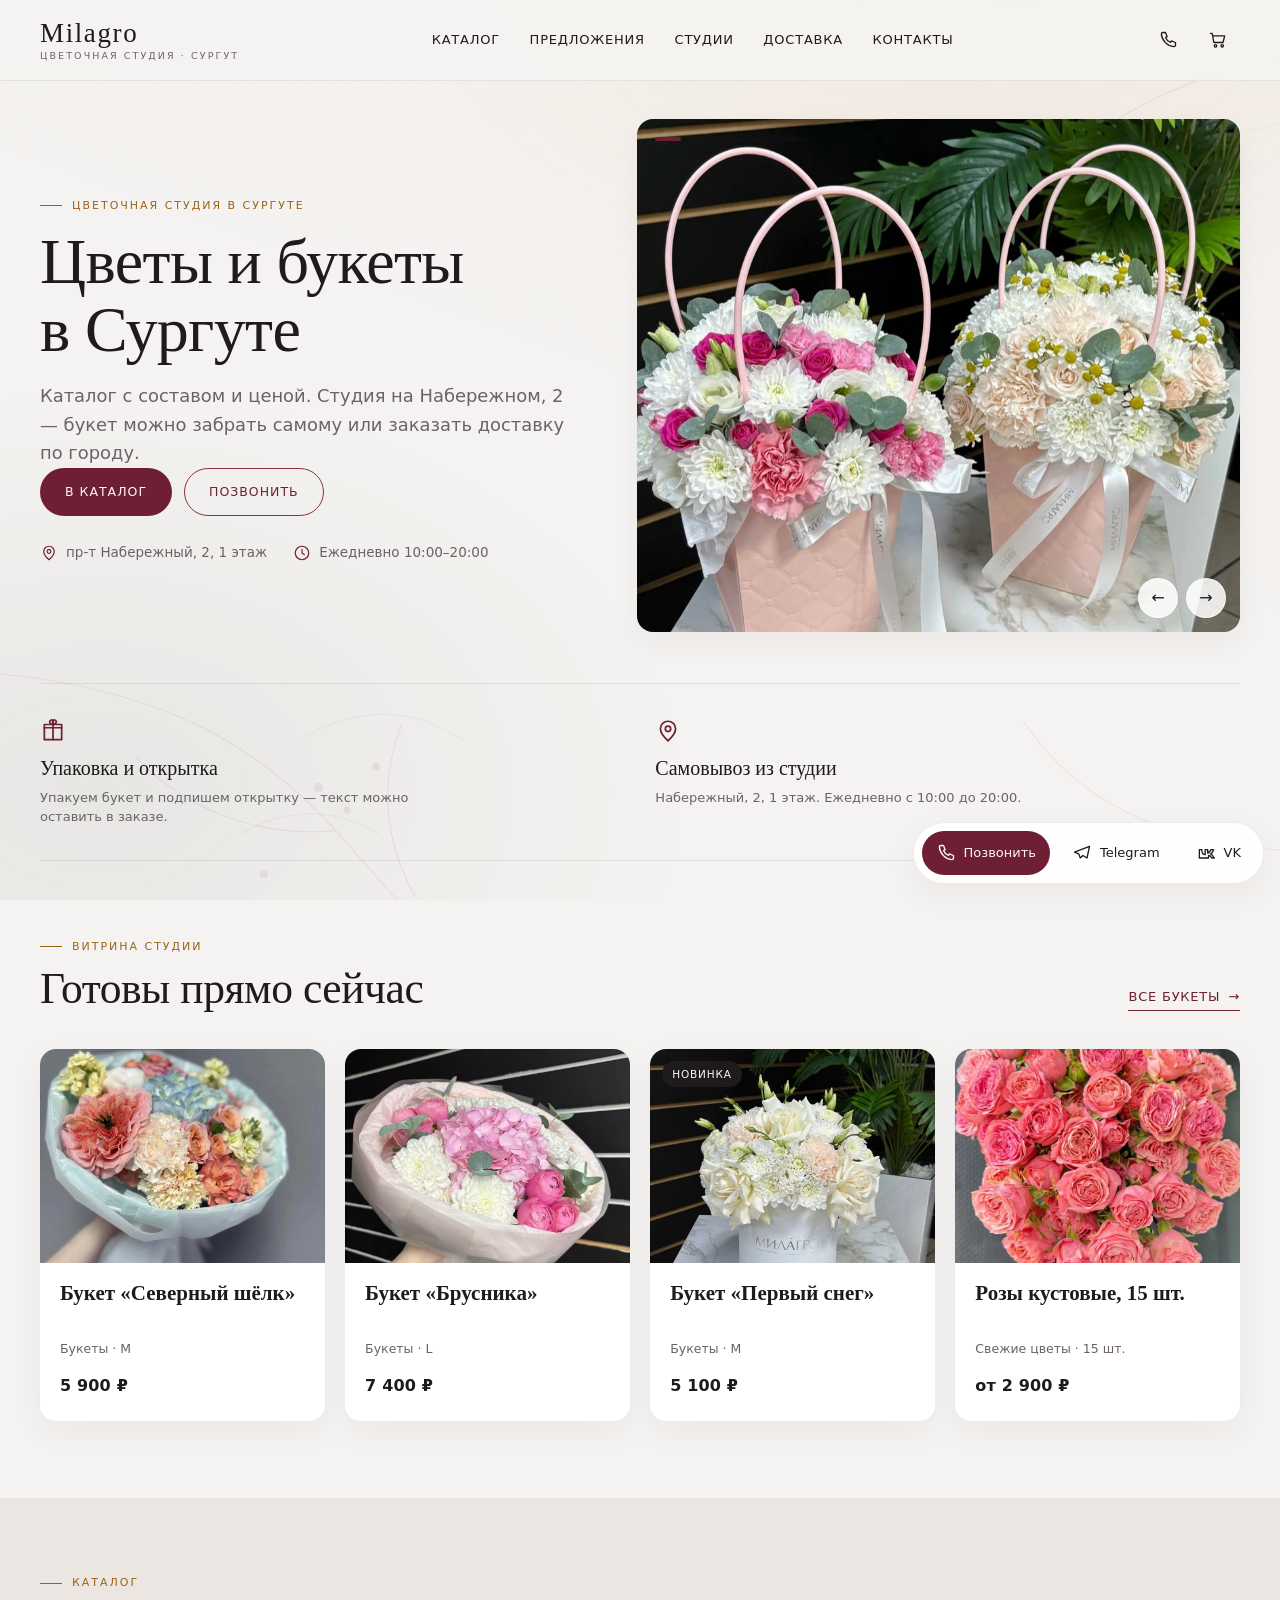
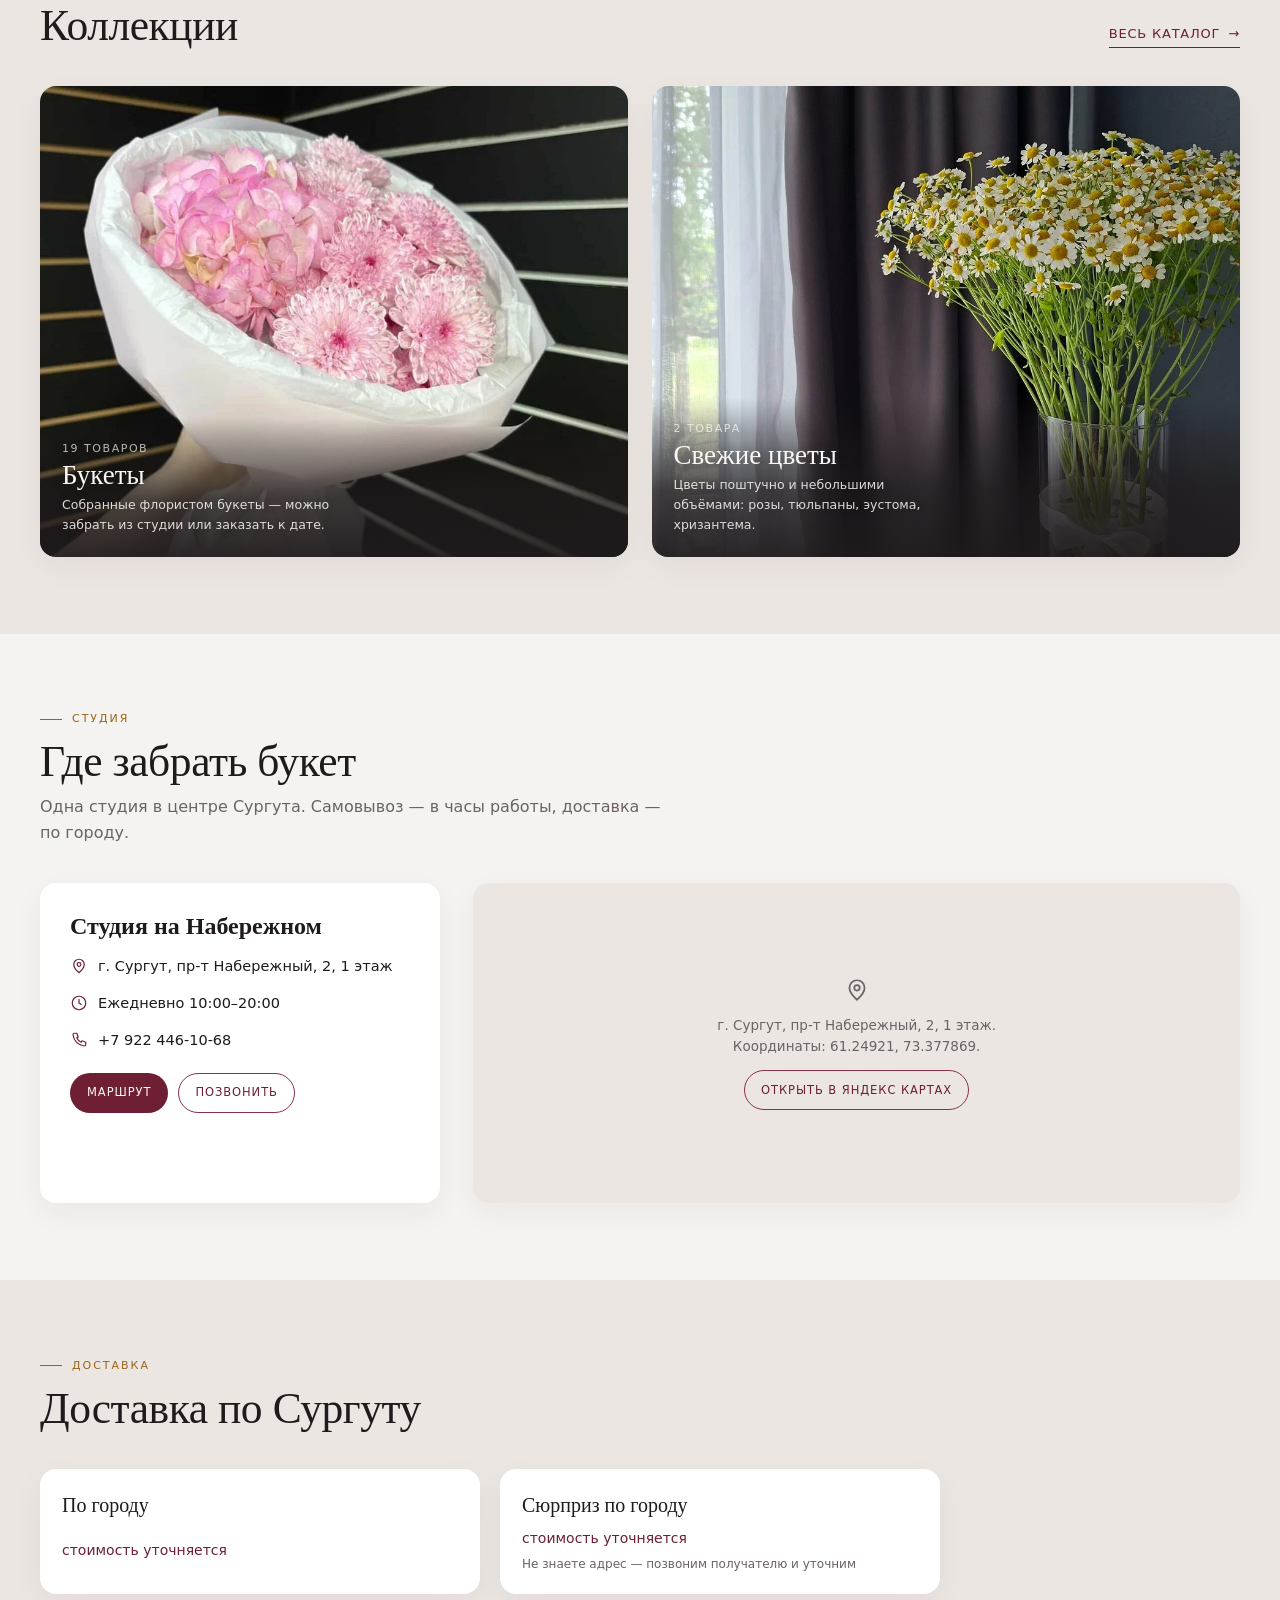
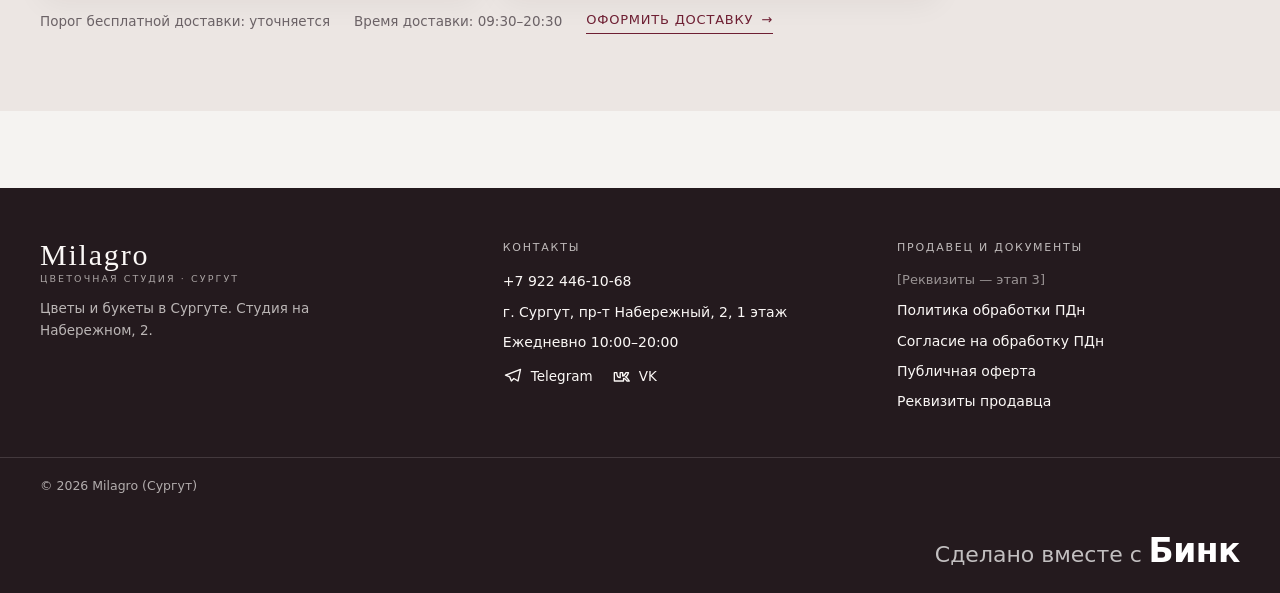
<file: frontend/index.html>
<!DOCTYPE html>
<html lang="ru">
<head>
  <meta charset="utf-8">
  <meta name="viewport" content="width=device-width, initial-scale=1">
  <title>Milagro — цветочная студия в Сургуте: букеты, свежие цветы, сухоцветы</title>
  <meta name="description" content="Цветочная студия Milagro в Сургуте: букеты, свежие цветы и сухоцветы. Каталог с составом и ценой, самовывоз на Набережном, 2 и доставка по городу.">
  <meta name="theme-color" content="#6E1F33">
  <link rel="icon" href="assets/favicon.ico" sizes="any">
  <link rel="icon" type="image/svg+xml" href="assets/favicon.svg">
  <link rel="icon" type="image/png" sizes="32x32" href="assets/favicon-32.png">
  <link rel="icon" type="image/png" sizes="192x192" href="assets/favicon-192.png">
  <link rel="apple-touch-icon" sizes="180x180" href="assets/apple-touch-icon-180.png">
  <link rel="stylesheet" href="css/fonts.css?v=12">
  <link rel="stylesheet" href="css/styles.css?v=12">
  <link rel="stylesheet" href="css/sunlight.css?v=12">
  <link rel="stylesheet" href="css/home-catalog.css?v=12">
  <link rel="stylesheet" href="css/contact-dock.css?v=12">
</head>
<body class="page-home">
  <a class="skip-link" href="#main">Перейти к содержимому</a>
  <header data-site-header class="site-header"></header>

  <main id="main">
    <section class="hero" aria-labelledby="hero-title">
      <div class="container hero__inner">
        <div class="hero__text">
          <p class="eyebrow">Цветочная студия в Сургуте</p>
          <h1 class="h-display hero__title" id="hero-title">Цветы и букеты<br>в Сургуте</h1>
          <p class="lead">Каталог с составом и ценой. Студия на Набережном, 2 — букет можно забрать самому или заказать доставку по городу.</p>
          <div class="btn-row">
            <a class="btn btn--primary" href="shop.html">В каталог</a>
            <a class="btn btn--outline" href="tel:+79224461068">Позвонить</a>
          </div>
          <ul class="hero__facts">
            <li><span class="icon icon--pin" aria-hidden="true"></span>пр-т Набережный, 2, 1 этаж</li>
            <li><span class="icon icon--clock" aria-hidden="true"></span>Ежедневно 10:00–20:00</li>
          </ul>
        </div>

        <div class="hero__media">
          <div class="hero-slider" data-hero-slider>
            <noscript>
              <p class="hero-slider__fallback">Фотографии студии — в карточке Milagro на Яндекс Картах.</p>
            </noscript>
          </div>
        </div>
      </div>
    </section>

    <section class="section section--tight advantages" aria-labelledby="advantages-title">
      <div class="container">
        <h2 class="sr-only" id="advantages-title">Что важно знать</h2>
        <ul class="advantages__list">
          <li class="advantage" data-reveal>
            <span class="advantage__icon icon icon--gift" aria-hidden="true"></span>
            <p class="advantage__title">Упаковка и открытка</p>
            <p class="advantage__text">Упакуем букет и подпишем открытку — текст можно оставить в заказе.</p>
          </li>
          <li class="advantage" data-reveal>
            <span class="advantage__icon icon icon--pin" aria-hidden="true"></span>
            <p class="advantage__title">Самовывоз из студии</p>
            <p class="advantage__text">Набережный, 2, 1 этаж. Ежедневно с 10:00 до 20:00.</p>
          </li>
        </ul>
      </div>
    </section>

    <section class="section" id="showcase" hidden aria-labelledby="showcase-title">
      <div class="container">
        <div class="section-head" data-reveal>
          <div class="section-head__text">
            <p class="eyebrow">Витрина студии</p>
            <h2 class="h-section" id="showcase-title">Готовы прямо сейчас</h2>
          </div>
          <a class="link-arrow" href="shop.html">Все букеты</a>
        </div>
        <div class="product-grid" data-showcase></div>
      </div>
    </section>

    <section class="section section--sand" id="collections" aria-labelledby="collections-title">
      <div class="container">
        <div class="section-head" data-reveal>
          <div class="section-head__text">
            <p class="eyebrow">Каталог</p>
            <h2 class="h-section" id="collections-title">Коллекции</h2>
          </div>
          <a class="link-arrow" href="shop.html">Весь каталог</a>
        </div>
        <div class="collections" data-collections>
          <noscript>
            <p class="muted">Коллекции подгружаются скриптом. Букеты и цветы можно выбрать по телефону +7 922 446-10-68.</p>
          </noscript>
        </div>
      </div>
    </section>

    <section class="section" id="studios" aria-labelledby="studios-title">
      <div class="container">
        <div class="section-head" data-reveal>
          <div class="section-head__text">
            <p class="eyebrow">Студия</p>
            <h2 class="h-section" id="studios-title">Где забрать букет</h2>
            <p class="muted">Одна студия в центре Сургута. Самовывоз — в часы работы, доставка — по городу.</p>
          </div>
        </div>
        <div class="studios" data-studios></div>
      </div>
    </section>

    <section class="section section--sand" id="delivery" aria-labelledby="delivery-title">
      <div class="container">
        <div class="section-head" data-reveal>
          <div class="section-head__text">
            <p class="eyebrow">Доставка</p>
            <h2 class="h-section" id="delivery-title">Доставка по Сургуту</h2>
          </div>
        </div>
        <div class="delivery" data-delivery>
          <p class="muted">Стоимость и зоны доставки подгружаются скриптом. Уточнить условия можно по телефону <a href="tel:+79224461068">+7 922 446-10-68</a>.</p>
        </div>
      </div>
    </section>
  </main>

  <footer data-site-footer class="site-footer site-footer--dark"></footer>
  <div data-contact-dock></div>

  <script src="js/api.js?v=12"></script>
  <script src="js/app.js?v=12"></script>
  <script src="js/contact-dock.js?v=12"></script>
  <script src="js/home-catalog.js?v=12"></script>
</body>
</html>
</file>
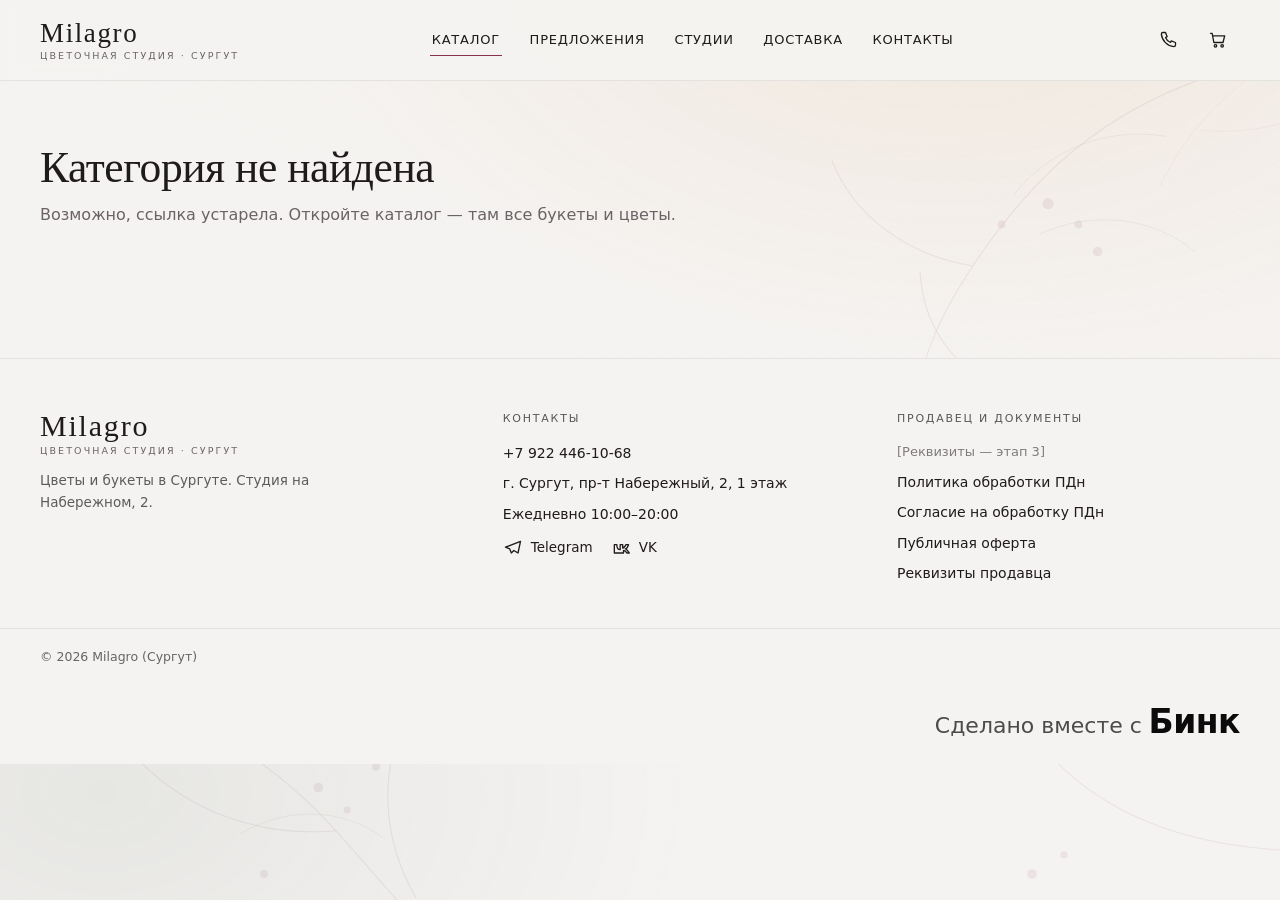
<file: frontend/catalog.html>
<!DOCTYPE html>
<html lang="ru">
<head>
  <meta charset="utf-8">
  <meta name="viewport" content="width=device-width, initial-scale=1">
  <title>Коллекция — Milagro, цветочная студия в Сургуте</title>
  <meta name="description" content="Коллекция цветочной студии Milagro в Сургуте: состав, размер и цена каждого букета.">
  <meta name="theme-color" content="#6E1F33">
  <link rel="icon" href="assets/favicon.ico" sizes="any">
  <link rel="icon" type="image/svg+xml" href="assets/favicon.svg">
  <link rel="icon" type="image/png" sizes="32x32" href="assets/favicon-32.png">
  <link rel="apple-touch-icon" sizes="180x180" href="assets/apple-touch-icon-180.png">
  <link rel="stylesheet" href="css/fonts.css?v=12">
  <link rel="stylesheet" href="css/styles.css?v=12">
  <link rel="stylesheet" href="css/sunlight.css?v=12">
  <link rel="stylesheet" href="css/market.css?v=12">
  <link rel="stylesheet" href="css/contact-dock.css?v=12">
</head>
<body class="page-catalog" data-page="catalog">
  <a class="skip-link" href="#main">Перейти к содержимому</a>
  <header data-site-header class="site-header"></header>

  <main id="main">
    <div class="container page-head">
      <nav class="breadcrumbs" data-breadcrumbs aria-label="Хлебные крошки"></nav>
      <div class="seo-head" data-seo-head>
        <noscript>
          <h1 class="h-section">Коллекция</h1>
          <p class="muted">Страница коллекции собирается скриптом. Позвоните: +7 922 446-10-68.</p>
        </noscript>
      </div>
    </div>

    <section class="section--tight section-catalog">
      <div class="container">
        <div class="product-grid" data-seo-grid></div>
      </div>
    </section>

    <section class="section--tight section-catalog-text">
      <div class="container container--narrow prose" data-seo-text></div>
    </section>

    <dialog id="cart" class="dialog cart-dialog" aria-labelledby="cart-title" data-cart>
      <div class="dialog__panel cart" data-cart-panel></div>
    </dialog>
  </main>

  <footer data-site-footer class="site-footer site-footer--light"></footer>

  <script src="js/api.js?v=12"></script>
  <script src="js/app.js?v=12"></script>
  <script src="js/market.js?v=12"></script>
</body>
</html>
</file>
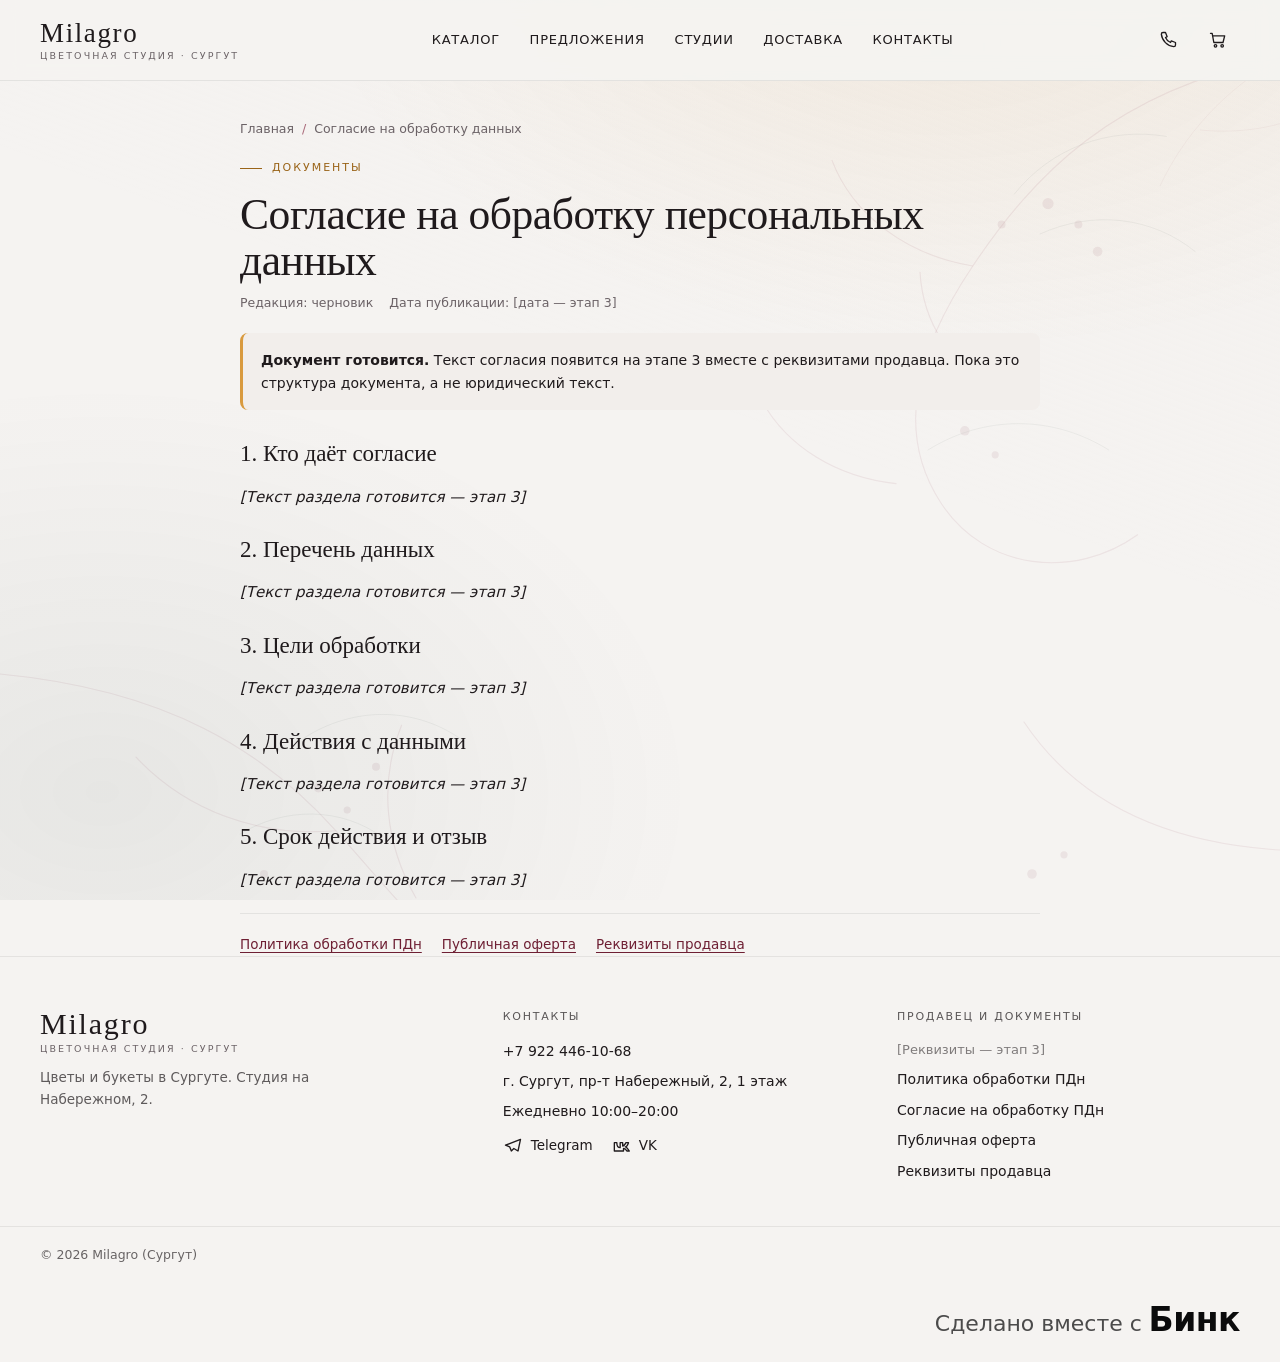
<file: frontend/consent.html>
<!DOCTYPE html>
<html lang="ru">
<head>
  <meta charset="utf-8">
  <meta name="viewport" content="width=device-width, initial-scale=1">
  <title>Согласие на обработку персональных данных — Milagro</title>
  <meta name="description" content="Согласие на обработку персональных данных цветочной студии Milagro в Сургуте. Документ готовится.">
  <meta name="robots" content="noindex, follow">
  <meta name="theme-color" content="#6E1F33">
  <link rel="icon" href="assets/favicon.ico" sizes="any">
  <link rel="stylesheet" href="css/fonts.css?v=12">
  <link rel="stylesheet" href="css/styles.css?v=12">
  <link rel="stylesheet" href="css/sunlight.css?v=12">
  <link rel="stylesheet" href="css/legal.css?v=12">
</head>
<body class="page-legal" data-site-autoinit data-footer="light">
  <a class="skip-link" href="#main">Перейти к содержимому</a>
  <header data-site-header class="site-header"></header>

  <main id="main" class="container container--narrow legal" data-document-version="draft">
    <nav class="breadcrumbs" aria-label="Хлебные крошки">
      <a href="index.html">Главная</a>
      <span class="breadcrumbs__sep" aria-hidden="true">/</span>
      <span aria-current="page">Согласие на обработку данных</span>
    </nav>

    <div class="legal__head">
      <p class="eyebrow">Документы</p>
      <h1 class="h-section legal__title">Согласие на обработку персональных данных</h1>
      <p class="legal__meta"><span>Редакция: черновик</span><span>Дата публикации: [дата — этап 3]</span></p>
    </div>

    <div class="legal__notice">
      <div>
        <strong>Документ готовится.</strong>
        Текст согласия появится на этапе 3 вместе с реквизитами продавца. Пока это структура документа,
        а не юридический текст.
      </div>
    </div>

    <div class="legal__body">
      <h2>1. Кто даёт согласие</h2>
      <p class="legal__placeholder">[Текст раздела готовится — этап 3]</p>

      <h2>2. Перечень данных</h2>
      <p class="legal__placeholder">[Текст раздела готовится — этап 3]</p>

      <h2>3. Цели обработки</h2>
      <p class="legal__placeholder">[Текст раздела готовится — этап 3]</p>

      <h2>4. Действия с данными</h2>
      <p class="legal__placeholder">[Текст раздела готовится — этап 3]</p>

      <h2>5. Срок действия и отзыв</h2>
      <p class="legal__placeholder">[Текст раздела готовится — этап 3]</p>
    </div>

    <nav class="legal__links" aria-label="Другие документы">
      <a href="privacy.html">Политика обработки ПДн</a>
      <a href="offer.html">Публичная оферта</a>
      <a href="requisites.html">Реквизиты продавца</a>
    </nav>
  </main>

  <footer data-site-footer class="site-footer site-footer--light legal-footer"></footer>

  <script src="js/api.js?v=12"></script>
  <script src="js/app.js?v=12"></script>
</body>
</html>
</file>
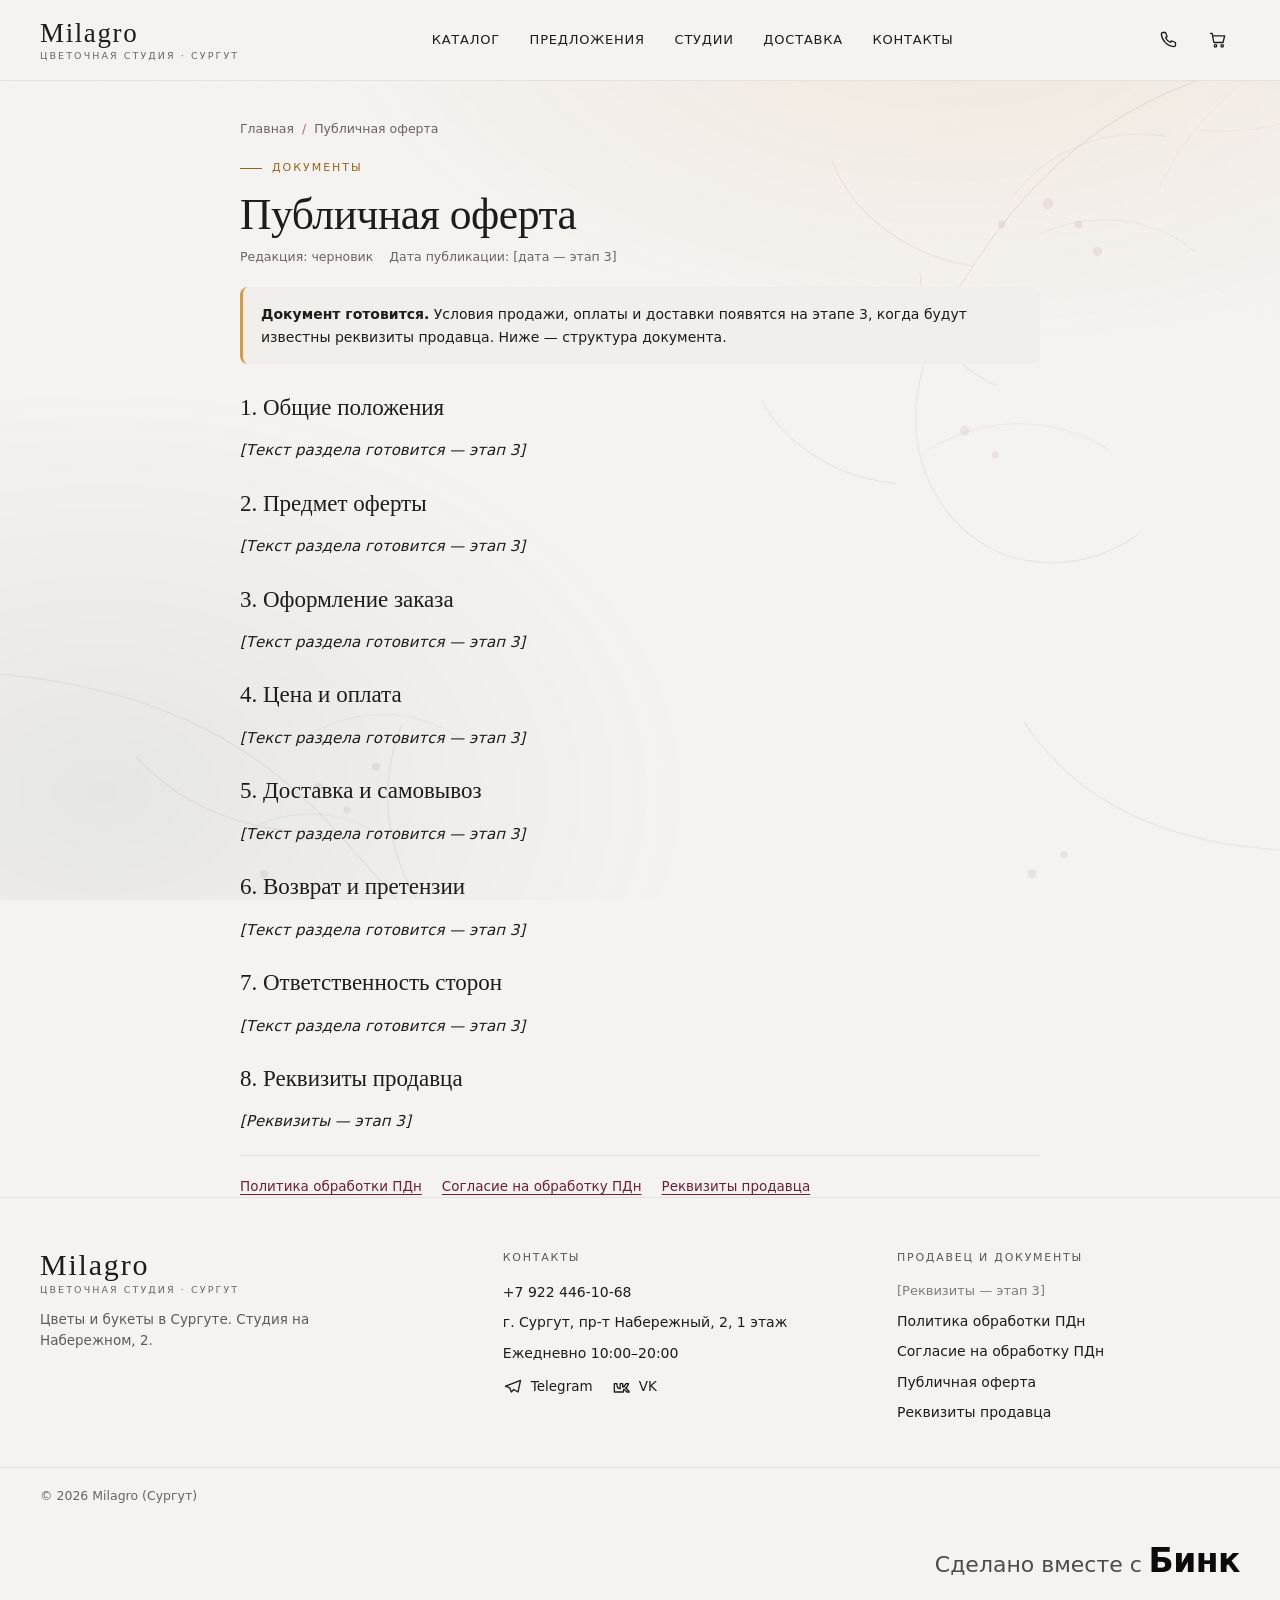
<file: frontend/offer.html>
<!DOCTYPE html>
<html lang="ru">
<head>
  <meta charset="utf-8">
  <meta name="viewport" content="width=device-width, initial-scale=1">
  <title>Публичная оферта — Milagro</title>
  <meta name="description" content="Публичная оферта цветочной студии Milagro в Сургуте. Документ готовится.">
  <meta name="robots" content="noindex, follow">
  <meta name="theme-color" content="#6E1F33">
  <link rel="icon" href="assets/favicon.ico" sizes="any">
  <link rel="stylesheet" href="css/fonts.css?v=12">
  <link rel="stylesheet" href="css/styles.css?v=12">
  <link rel="stylesheet" href="css/sunlight.css?v=12">
  <link rel="stylesheet" href="css/legal.css?v=12">
</head>
<body class="page-legal" data-site-autoinit data-footer="light">
  <a class="skip-link" href="#main">Перейти к содержимому</a>
  <header data-site-header class="site-header"></header>

  <main id="main" class="container container--narrow legal" data-document-version="draft">
    <nav class="breadcrumbs" aria-label="Хлебные крошки">
      <a href="index.html">Главная</a>
      <span class="breadcrumbs__sep" aria-hidden="true">/</span>
      <span aria-current="page">Публичная оферта</span>
    </nav>

    <div class="legal__head">
      <p class="eyebrow">Документы</p>
      <h1 class="h-section legal__title">Публичная оферта</h1>
      <p class="legal__meta"><span>Редакция: черновик</span><span>Дата публикации: [дата — этап 3]</span></p>
    </div>

    <div class="legal__notice">
      <div>
        <strong>Документ готовится.</strong>
        Условия продажи, оплаты и доставки появятся на этапе 3, когда будут известны реквизиты продавца.
        Ниже — структура документа.
      </div>
    </div>

    <div class="legal__body">
      <h2>1. Общие положения</h2>
      <p class="legal__placeholder">[Текст раздела готовится — этап 3]</p>

      <h2>2. Предмет оферты</h2>
      <p class="legal__placeholder">[Текст раздела готовится — этап 3]</p>

      <h2>3. Оформление заказа</h2>
      <p class="legal__placeholder">[Текст раздела готовится — этап 3]</p>

      <h2>4. Цена и оплата</h2>
      <p class="legal__placeholder">[Текст раздела готовится — этап 3]</p>

      <h2>5. Доставка и самовывоз</h2>
      <p class="legal__placeholder">[Текст раздела готовится — этап 3]</p>

      <h2>6. Возврат и претензии</h2>
      <p class="legal__placeholder">[Текст раздела готовится — этап 3]</p>

      <h2>7. Ответственность сторон</h2>
      <p class="legal__placeholder">[Текст раздела готовится — этап 3]</p>

      <h2>8. Реквизиты продавца</h2>
      <p class="legal__placeholder">[Реквизиты — этап 3]</p>
    </div>

    <nav class="legal__links" aria-label="Другие документы">
      <a href="privacy.html">Политика обработки ПДн</a>
      <a href="consent.html">Согласие на обработку ПДн</a>
      <a href="requisites.html">Реквизиты продавца</a>
    </nav>
  </main>

  <footer data-site-footer class="site-footer site-footer--light legal-footer"></footer>

  <script src="js/api.js?v=12"></script>
  <script src="js/app.js?v=12"></script>
</body>
</html>
</file>
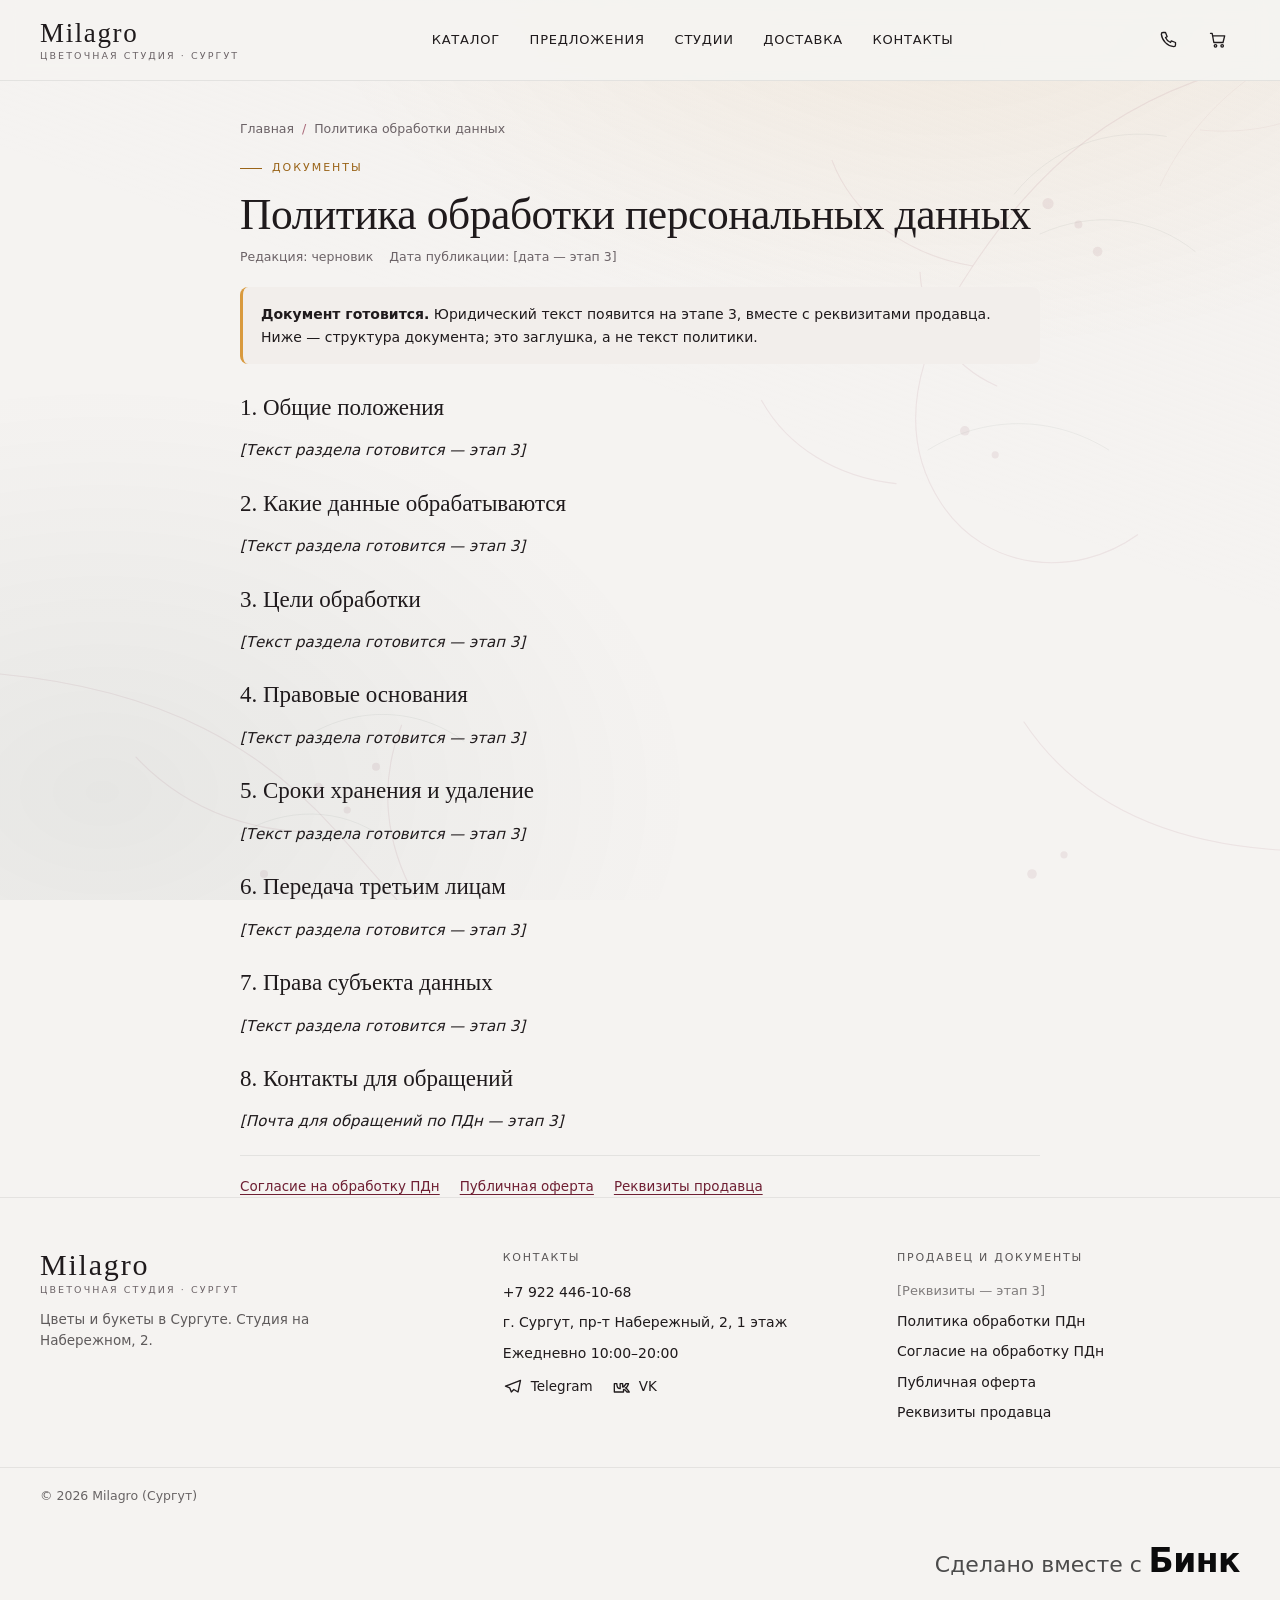
<file: frontend/privacy.html>
<!DOCTYPE html>
<html lang="ru">
<head>
  <meta charset="utf-8">
  <meta name="viewport" content="width=device-width, initial-scale=1">
  <title>Политика обработки персональных данных — Milagro</title>
  <meta name="description" content="Политика обработки персональных данных цветочной студии Milagro в Сургуте. Документ готовится.">
  <meta name="robots" content="noindex, follow">
  <meta name="theme-color" content="#6E1F33">
  <link rel="icon" href="assets/favicon.ico" sizes="any">
  <link rel="stylesheet" href="css/fonts.css?v=12">
  <link rel="stylesheet" href="css/styles.css?v=12">
  <link rel="stylesheet" href="css/sunlight.css?v=12">
  <link rel="stylesheet" href="css/legal.css?v=12">
</head>
<body class="page-legal" data-site-autoinit data-footer="light">
  <a class="skip-link" href="#main">Перейти к содержимому</a>
  <header data-site-header class="site-header"></header>

  <main id="main" class="container container--narrow legal" data-document-version="draft">
    <nav class="breadcrumbs" aria-label="Хлебные крошки">
      <a href="index.html">Главная</a>
      <span class="breadcrumbs__sep" aria-hidden="true">/</span>
      <span aria-current="page">Политика обработки данных</span>
    </nav>

    <div class="legal__head">
      <p class="eyebrow">Документы</p>
      <h1 class="h-section legal__title">Политика обработки персональных данных</h1>
      <p class="legal__meta"><span>Редакция: черновик</span><span>Дата публикации: [дата — этап 3]</span></p>
    </div>

    <div class="legal__notice">
      <div>
        <strong>Документ готовится.</strong>
        Юридический текст появится на этапе 3, вместе с реквизитами продавца. Ниже — структура документа;
        это заглушка, а не текст политики.
      </div>
    </div>

    <div class="legal__body">
      <h2>1. Общие положения</h2>
      <p class="legal__placeholder">[Текст раздела готовится — этап 3]</p>

      <h2>2. Какие данные обрабатываются</h2>
      <p class="legal__placeholder">[Текст раздела готовится — этап 3]</p>

      <h2>3. Цели обработки</h2>
      <p class="legal__placeholder">[Текст раздела готовится — этап 3]</p>

      <h2>4. Правовые основания</h2>
      <p class="legal__placeholder">[Текст раздела готовится — этап 3]</p>

      <h2>5. Сроки хранения и удаление</h2>
      <p class="legal__placeholder">[Текст раздела готовится — этап 3]</p>

      <h2>6. Передача третьим лицам</h2>
      <p class="legal__placeholder">[Текст раздела готовится — этап 3]</p>

      <h2>7. Права субъекта данных</h2>
      <p class="legal__placeholder">[Текст раздела готовится — этап 3]</p>

      <h2>8. Контакты для обращений</h2>
      <p class="legal__placeholder">[Почта для обращений по ПДн — этап 3]</p>
    </div>

    <nav class="legal__links" aria-label="Другие документы">
      <a href="consent.html">Согласие на обработку ПДн</a>
      <a href="offer.html">Публичная оферта</a>
      <a href="requisites.html">Реквизиты продавца</a>
    </nav>
  </main>

  <footer data-site-footer class="site-footer site-footer--light legal-footer"></footer>

  <script src="js/api.js?v=12"></script>
  <script src="js/app.js?v=12"></script>
</body>
</html>
</file>
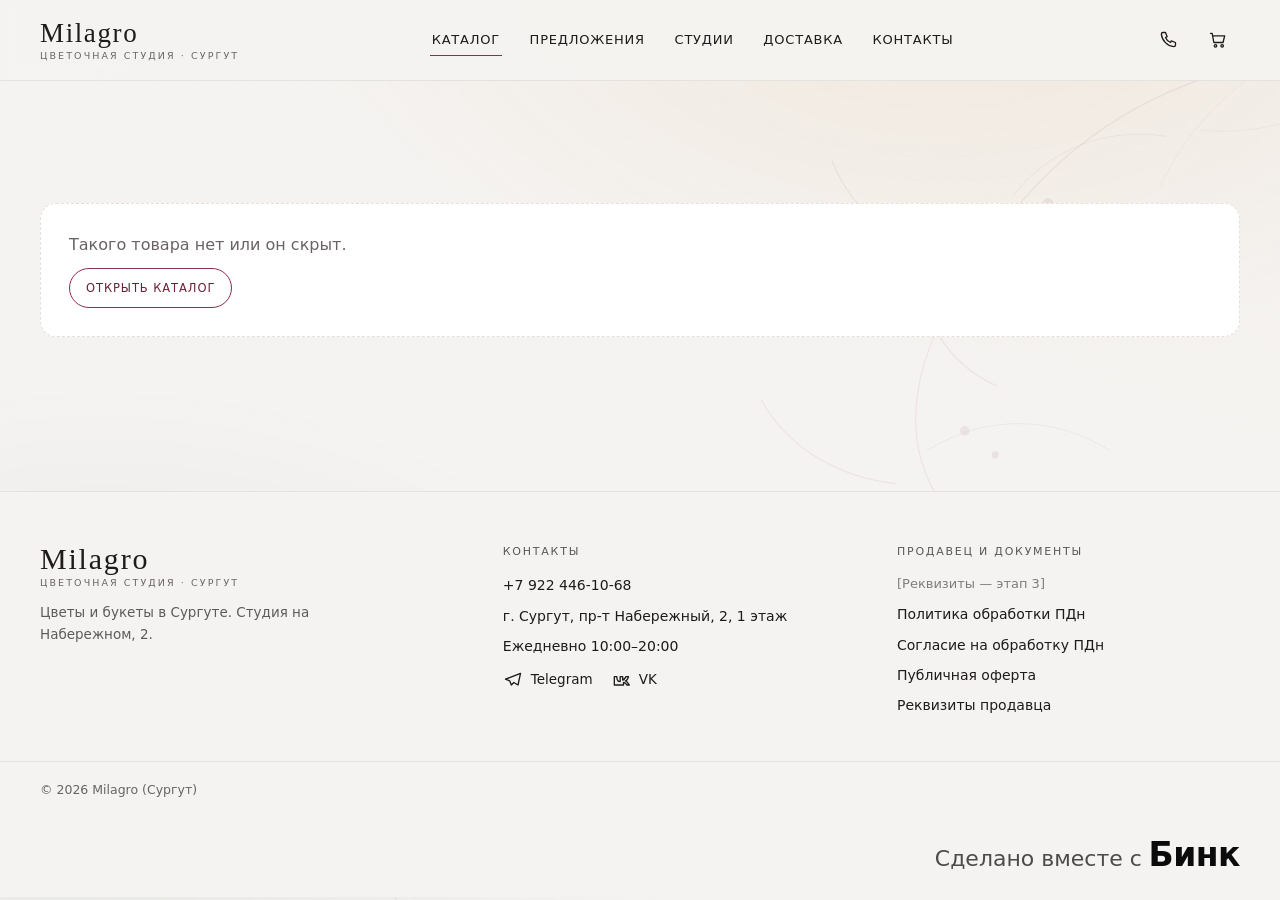
<file: frontend/product.html>
<!DOCTYPE html>
<html lang="ru">
<head>
  <meta charset="utf-8">
  <meta name="viewport" content="width=device-width, initial-scale=1">
  <title>Товар — Milagro, цветочная студия в Сургуте</title>
  <meta name="description" content="Карточка товара цветочной студии Milagro в Сургуте: состав, размер, цена, доставка и самовывоз.">
  <meta name="theme-color" content="#6E1F33">
  <link rel="icon" href="assets/favicon.ico" sizes="any">
  <link rel="icon" type="image/svg+xml" href="assets/favicon.svg">
  <link rel="icon" type="image/png" sizes="32x32" href="assets/favicon-32.png">
  <link rel="apple-touch-icon" sizes="180x180" href="assets/apple-touch-icon-180.png">
  <link rel="stylesheet" href="css/fonts.css?v=12">
  <link rel="stylesheet" href="css/styles.css?v=12">
  <link rel="stylesheet" href="css/sunlight.css?v=12">
  <link rel="stylesheet" href="css/market.css?v=12">
  <link rel="stylesheet" href="css/contact-dock.css?v=12">
</head>
<body class="page-product" data-page="product">
  <a class="skip-link" href="#main">Перейти к содержимому</a>
  <header data-site-header class="site-header"></header>

  <main id="main">
    <div class="container page-head">
      <nav class="breadcrumbs" data-breadcrumbs aria-label="Хлебные крошки"></nav>
    </div>

    <section class="section--tight">
      <div class="container" data-product-view>
        <noscript>
          <p class="empty-state">Карточка товара собирается скриптом. Наличие и цену уточните по телефону +7 922 446-10-68.</p>
        </noscript>
      </div>
    </section>

    <section class="section--tight" data-related></section>

    <dialog id="cart" class="dialog cart-dialog" aria-labelledby="cart-title" data-cart>
      <div class="dialog__panel cart" data-cart-panel></div>
    </dialog>
  </main>

  <footer data-site-footer class="site-footer site-footer--light"></footer>

  <script src="js/api.js?v=12"></script>
  <script src="js/app.js?v=12"></script>
  <script src="js/market.js?v=12"></script>
</body>
</html>
</file>
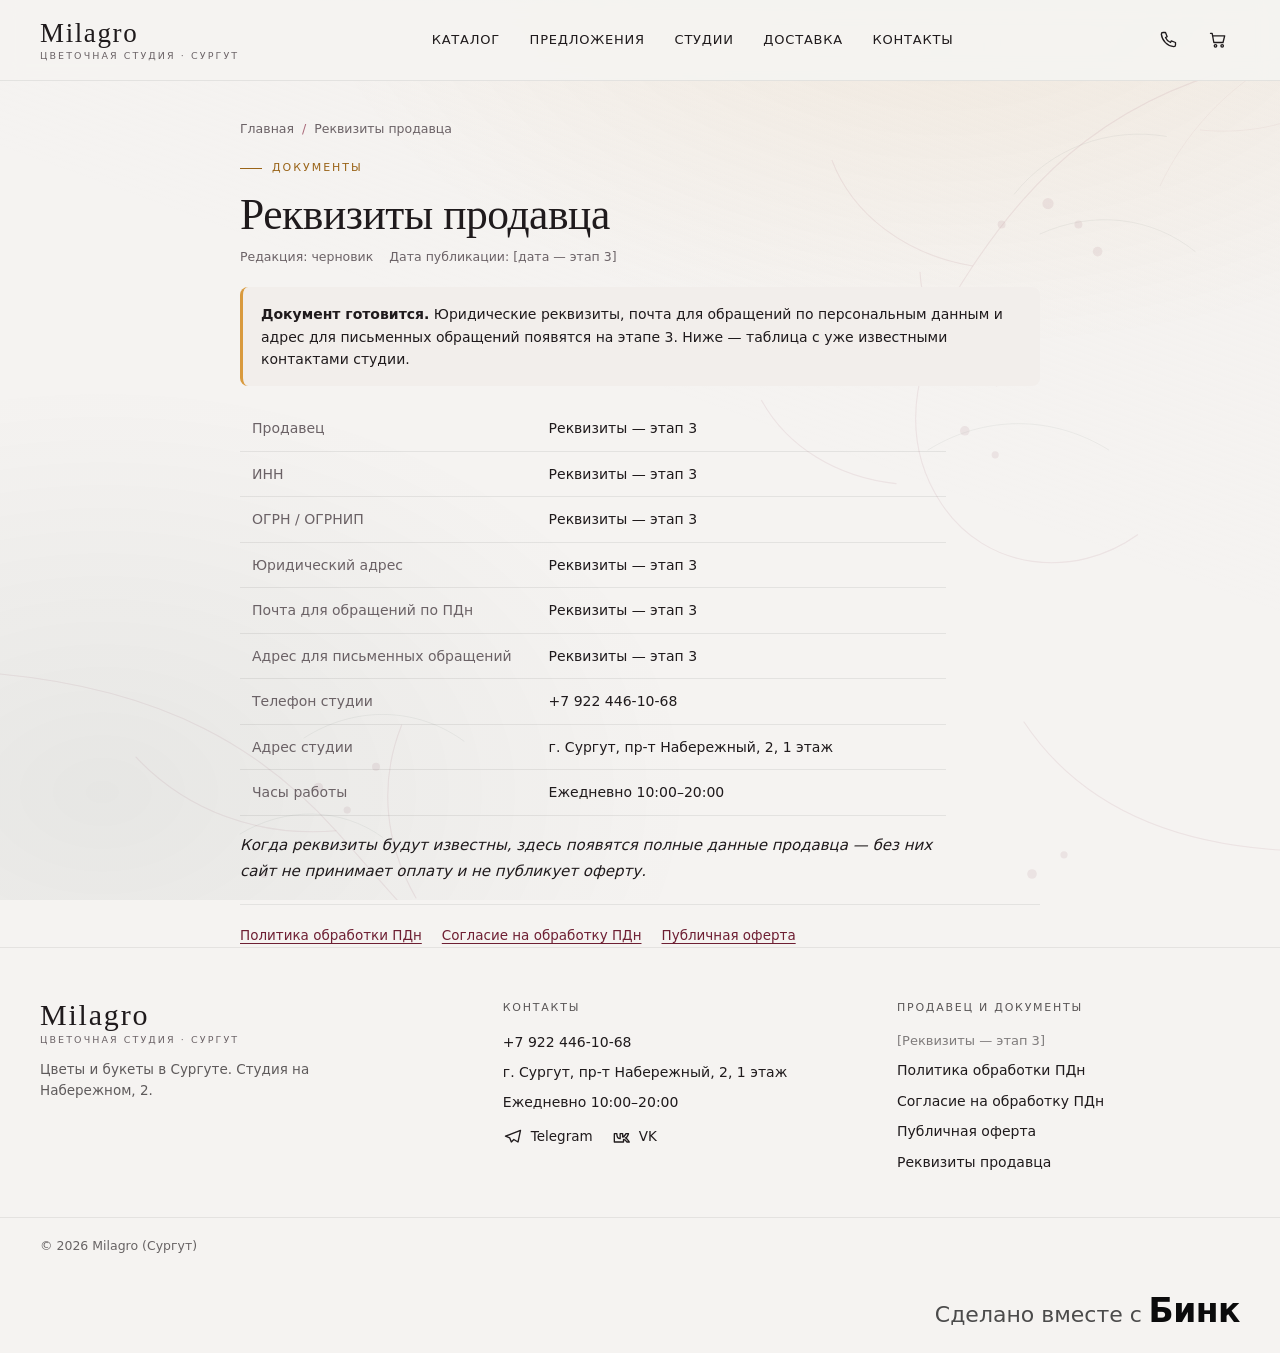
<file: frontend/requisites.html>
<!DOCTYPE html>
<html lang="ru">
<head>
  <meta charset="utf-8">
  <meta name="viewport" content="width=device-width, initial-scale=1">
  <title>Реквизиты продавца — Milagro</title>
  <meta name="description" content="Реквизиты продавца цветочной студии Milagro в Сургуте. Реквизиты появятся на этапе 3.">
  <meta name="robots" content="noindex, follow">
  <meta name="theme-color" content="#6E1F33">
  <link rel="icon" href="assets/favicon.ico" sizes="any">
  <link rel="stylesheet" href="css/fonts.css?v=12">
  <link rel="stylesheet" href="css/styles.css?v=12">
  <link rel="stylesheet" href="css/sunlight.css?v=12">
  <link rel="stylesheet" href="css/legal.css?v=12">
</head>
<body class="page-legal" data-site-autoinit data-footer="light">
  <a class="skip-link" href="#main">Перейти к содержимому</a>
  <header data-site-header class="site-header"></header>

  <main id="main" class="container container--narrow legal" data-document-version="draft">
    <nav class="breadcrumbs" aria-label="Хлебные крошки">
      <a href="index.html">Главная</a>
      <span class="breadcrumbs__sep" aria-hidden="true">/</span>
      <span aria-current="page">Реквизиты продавца</span>
    </nav>

    <div class="legal__head">
      <p class="eyebrow">Документы</p>
      <h1 class="h-section legal__title">Реквизиты продавца</h1>
      <p class="legal__meta"><span>Редакция: черновик</span><span>Дата публикации: [дата — этап 3]</span></p>
    </div>

    <div class="legal__notice">
      <div>
        <strong>Документ готовится.</strong>
        Юридические реквизиты, почта для обращений по персональным данным и адрес для письменных
        обращений появятся на этапе 3. Ниже — таблица с уже известными контактами студии.
      </div>
    </div>

    <div class="legal__body">
      <table class="legal-table">
        <tbody>
          <tr><th>Продавец</th><td>Реквизиты — этап 3</td></tr>
          <tr><th>ИНН</th><td>Реквизиты — этап 3</td></tr>
          <tr><th>ОГРН / ОГРНИП</th><td>Реквизиты — этап 3</td></tr>
          <tr><th>Юридический адрес</th><td>Реквизиты — этап 3</td></tr>
          <tr><th>Почта для обращений по ПДн</th><td>Реквизиты — этап 3</td></tr>
          <tr><th>Адрес для письменных обращений</th><td>Реквизиты — этап 3</td></tr>
          <tr><th>Телефон студии</th><td>+7 922 446-10-68</td></tr>
          <tr><th>Адрес студии</th><td>г. Сургут, пр-т Набережный, 2, 1 этаж</td></tr>
          <tr><th>Часы работы</th><td>Ежедневно 10:00–20:00</td></tr>
        </tbody>
      </table>

      <p class="legal__placeholder">Когда реквизиты будут известны, здесь появятся полные данные продавца — без них
        сайт не принимает оплату и не публикует оферту.</p>
    </div>

    <nav class="legal__links" aria-label="Другие документы">
      <a href="privacy.html">Политика обработки ПДн</a>
      <a href="consent.html">Согласие на обработку ПДн</a>
      <a href="offer.html">Публичная оферта</a>
    </nav>
  </main>

  <footer data-site-footer class="site-footer site-footer--light legal-footer"></footer>

  <script src="js/api.js?v=12"></script>
  <script src="js/app.js?v=12"></script>
</body>
</html>
</file>
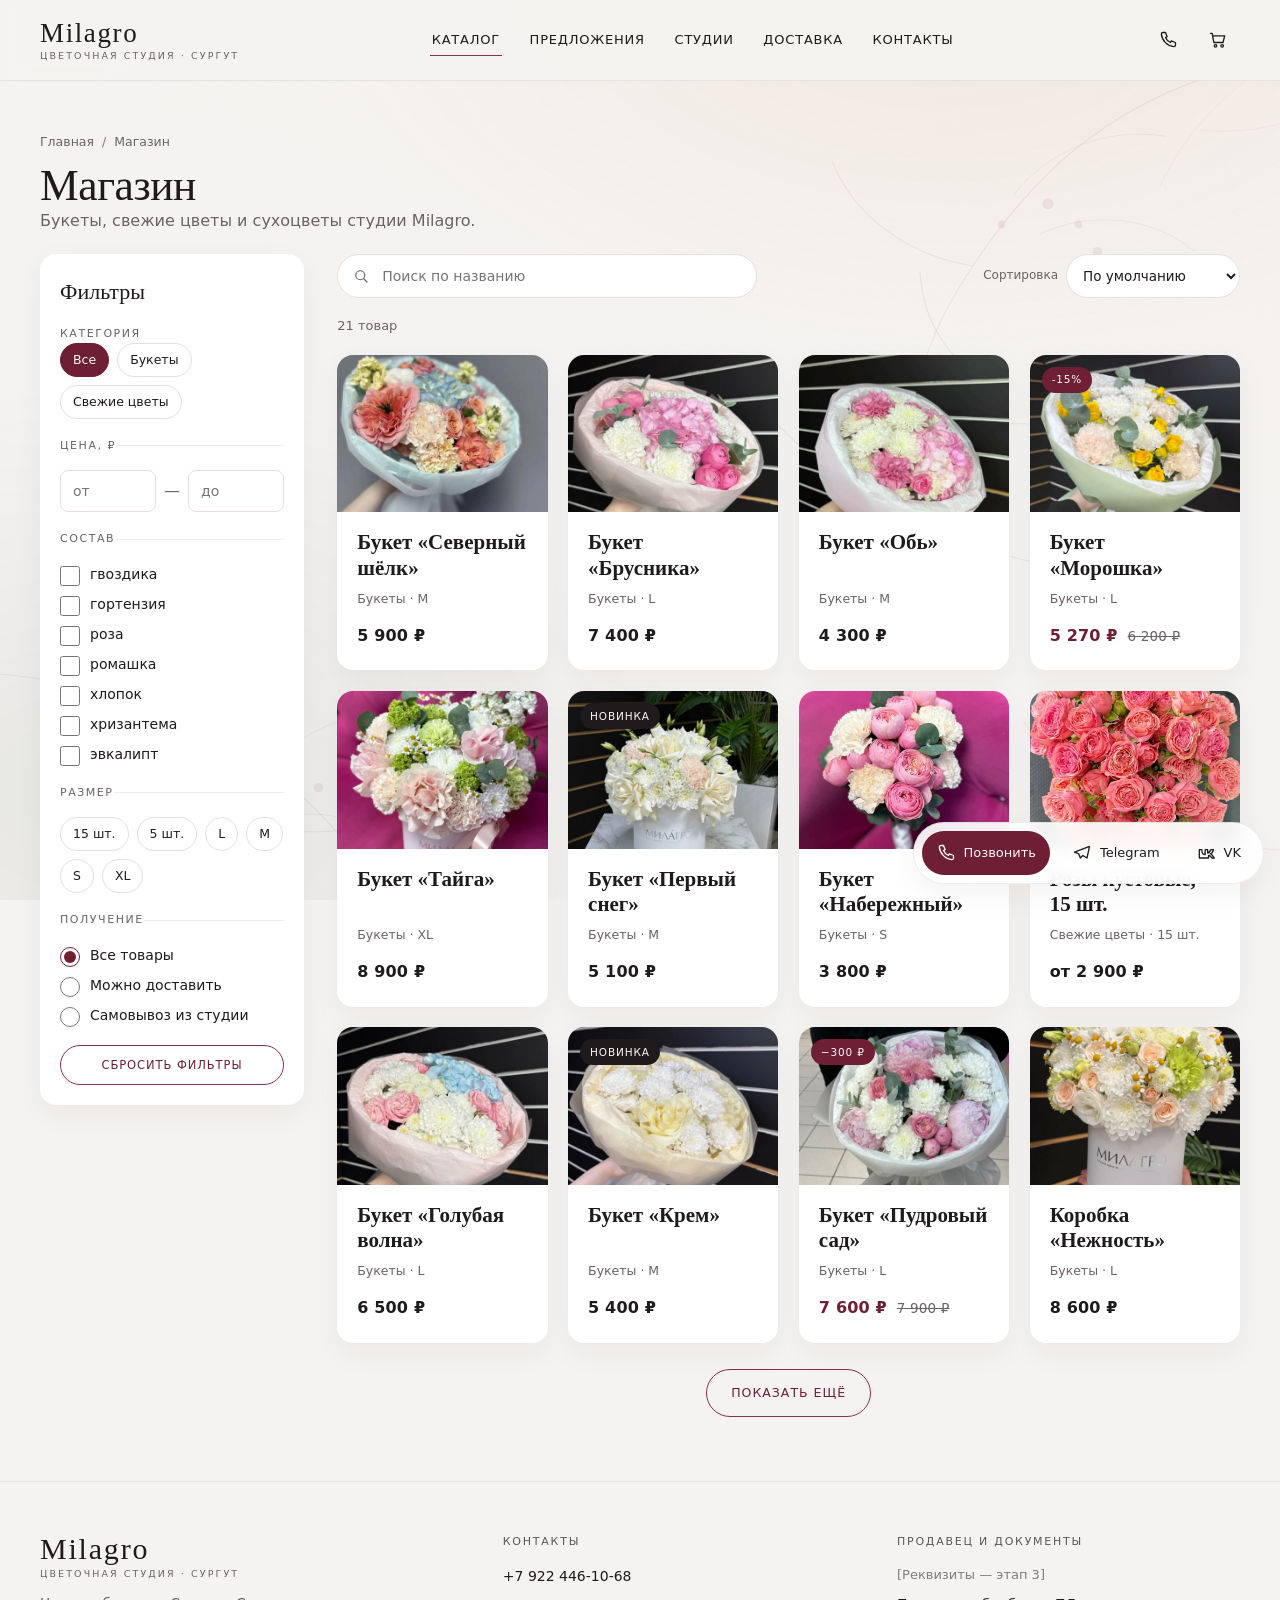
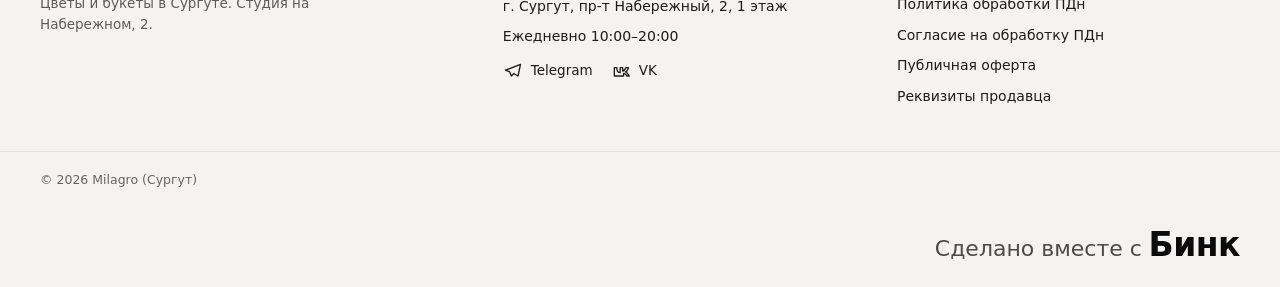
<file: frontend/shop.html>
<!DOCTYPE html>
<html lang="ru">
<head>
  <meta charset="utf-8">
  <meta name="viewport" content="width=device-width, initial-scale=1">
  <title>Магазин — Milagro, цветочная студия в Сургуте</title>
  <meta name="description" content="Каталог цветочной студии Milagro: букеты, свежие цветы и сухоцветы с составом и ценой. Самовывоз на Набережном, 2 и доставка по городу.">
  <meta name="theme-color" content="#6E1F33">
  <link rel="icon" href="assets/favicon.ico" sizes="any">
  <link rel="icon" type="image/svg+xml" href="assets/favicon.svg">
  <link rel="icon" type="image/png" sizes="32x32" href="assets/favicon-32.png">
  <link rel="icon" type="image/png" sizes="192x192" href="assets/favicon-192.png">
  <link rel="apple-touch-icon" sizes="180x180" href="assets/apple-touch-icon-180.png">
  <link rel="stylesheet" href="css/fonts.css?v=12">
  <link rel="stylesheet" href="css/styles.css?v=12">
  <link rel="stylesheet" href="css/sunlight.css?v=12">
  <link rel="stylesheet" href="css/market.css?v=12">
  <link rel="stylesheet" href="css/contact-dock.css?v=12">
</head>
<body class="page-shop">
  <a class="skip-link" href="#main">Перейти к содержимому</a>
  <header data-site-header class="site-header"></header>

  <main id="main">
    <div class="container page-head">
      <nav class="breadcrumbs" aria-label="Хлебные крошки">
        <a href="index.html">Главная</a>
        <span class="breadcrumbs__sep" aria-hidden="true">/</span>
        <span aria-current="page">Магазин</span>
      </nav>
      <h1 class="h-section page-head__title" data-shop-title>Магазин</h1>
      <p class="muted" data-shop-subtitle>Букеты, свежие цветы и сухоцветы студии Milagro.</p>
    </div>

    <div class="container shop-layout">
      <aside class="filters" aria-label="Фильтры каталога">
        <div class="filters__head">
          <h2 class="filters__title">Фильтры</h2>
          <button class="filters__close icon-btn" type="button" data-filters-close aria-label="Закрыть фильтры">
            <span class="icon icon--close" aria-hidden="true"></span>
          </button>
        </div>
        <form class="filters__form" data-filters>
          <fieldset class="filters__group">
            <legend class="filters__legend">Категория</legend>
            <div class="filters__chips" data-filter-categories></div>
          </fieldset>

          <fieldset class="filters__group">
            <legend class="filters__legend">Цена, ₽</legend>
            <div class="filters__range">
              <label class="filters__range-item">
                <span class="sr-only">Цена от</span>
                <input class="field__input" id="filter-price-min" name="price_min" type="number" inputmode="numeric" min="0" step="100" placeholder="от">
              </label>
              <span class="filters__range-dash" aria-hidden="true">—</span>
              <label class="filters__range-item">
                <span class="sr-only">Цена до</span>
                <input class="field__input" id="filter-price-max" name="price_max" type="number" inputmode="numeric" min="0" step="100" placeholder="до">
              </label>
            </div>
          </fieldset>

          <fieldset class="filters__group">
            <legend class="filters__legend">Состав</legend>
            <div class="filters__checks" data-filter-flowers></div>
          </fieldset>

          <fieldset class="filters__group">
            <legend class="filters__legend">Размер</legend>
            <div class="filters__chips" data-filter-sizes></div>
          </fieldset>

          <fieldset class="filters__group">
            <legend class="filters__legend">Получение</legend>
            <div class="filters__radios">
              <label class="checkbox"><input type="radio" name="fulfilment" value="all" checked><span>Все товары</span></label>
              <label class="checkbox"><input type="radio" name="fulfilment" value="delivery"><span>Можно доставить</span></label>
              <label class="checkbox"><input type="radio" name="fulfilment" value="pickup"><span>Самовывоз из студии</span></label>
            </div>
          </fieldset>

          <button class="btn btn--outline btn--block btn--sm" type="reset" data-filters-reset>Сбросить фильтры</button>
        </form>
      </aside>

      <section class="shop-main" aria-label="Товары">
        <div class="shop-toolbar">
          <label class="search">
            <span class="icon icon--search" aria-hidden="true"></span>
            <span class="sr-only">Поиск по каталогу</span>
            <input class="search__input" id="shop-search" type="search" placeholder="Поиск по названию" autocomplete="off">
          </label>
          <div class="shop-toolbar__right">
            <label class="sort">
              <span class="sort__label">Сортировка</span>
              <select class="field__select sort__select" id="shop-sort">
                <option value="default">По умолчанию</option>
                <option value="price-asc">Сначала дешевле</option>
                <option value="price-desc">Сначала дороже</option>
                <option value="new">Сначала новые</option>
              </select>
            </label>
            <button class="btn btn--outline btn--sm filters-toggle" type="button" data-filters-toggle aria-expanded="false" aria-controls="filters">Фильтры</button>
          </div>
        </div>

        <p class="shop-count muted" data-shop-count role="status" aria-live="polite"></p>

        <div class="product-grid" data-shop-grid>
          <noscript>
            <p class="empty-state">Каталог подгружается скриптом. Чтобы узнать наличие и цену, позвоните: +7 922 446-10-68.</p>
          </noscript>
        </div>

        <p class="empty-state" data-shop-empty hidden>По этим фильтрам ничего не нашлось. Сбросьте фильтры или позвоните — подберём букет по телефону.</p>

        <div class="shop-more" data-shop-more hidden>
          <button class="btn btn--outline" type="button" data-shop-more-btn>Показать ещё</button>
        </div>
      </section>
    </div>

    <!-- Карточка товара -->
    <dialog id="detail" class="dialog" aria-labelledby="detail-title" data-detail>
      <div class="dialog__panel detail" data-detail-panel></div>
    </dialog>

    <!-- Корзина -->
    <dialog id="cart" class="dialog cart-dialog" aria-labelledby="cart-title" data-cart>
      <div class="dialog__panel cart" data-cart-panel></div>
    </dialog>

    <!-- Оформление заказа -->
    <dialog id="order" class="dialog order-dialog" aria-labelledby="order-title" data-order>
      <div class="dialog__panel order" data-order-panel></div>
    </dialog>

    <!-- Экран успеха -->
    <dialog id="success" class="dialog success-dialog" aria-labelledby="success-title" data-success>
      <div class="dialog__panel success" data-success-panel></div>
    </dialog>

    <div id="admin" class="admin" hidden></div>
  </main>

  <footer data-site-footer class="site-footer site-footer--light"></footer>
  <div data-contact-dock></div>

  <script src="js/api.js?v=12"></script>
  <script src="js/app.js?v=12"></script>
  <script src="js/contact-dock.js?v=12"></script>
  <script src="js/market.js?v=12"></script>
  <script src="js/admin.js?v=12"></script>
</body>
</html>
</file>
<file: frontend/css/fonts.css>
/* ==========================================================================
   fonts.css — локальные шрифты Milagro
   --------------------------------------------------------------------------
   Шрифты подключаются ТОЛЬКО с этого сервера (без Google Fonts).
   Файлы WOFF2 владелец кладёт в /assets/fonts/ — имена перечислены ниже.
   Пока файлов нет, работают метрически близкие системные fallback: вёрстка
   не «прыгает», потому что в glass-фолбэках задан тот же ритм строки.

   Как включить локальные файлы:
   1) положить в assets/fonts/ файлы:
        cormorant-garamond-500.woff2, cormorant-garamond-600.woff2,
        montserrat-300.woff2, montserrat-400.woff2, montserrat-500.woff2,
        montserrat-600.woff2, caveat-400.woff2
   2) в блоках @font-face ниже убрать комментарии у строк с url(...).
   ========================================================================== */

/* ------------------------------- Cormorant ------------------------------- */
@font-face {
  font-family: "Cormorant Garamond";
  font-style: normal;
  font-weight: 500;
  font-display: swap;
  src: local("Cormorant Garamond Medium"), local("CormorantGaramond-Medium");
  /* src: local("Cormorant Garamond Medium"),
         url("../assets/fonts/cormorant-garamond-500.woff2") format("woff2"); */
}

@font-face {
  font-family: "Cormorant Garamond";
  font-style: normal;
  font-weight: 600;
  font-display: swap;
  src: local("Cormorant Garamond SemiBold"), local("CormorantGaramond-SemiBold");
  /* src: local("Cormorant Garamond SemiBold"),
         url("../assets/fonts/cormorant-garamond-600.woff2") format("woff2"); */
}

/* ------------------------------- Montserrat ------------------------------ */
@font-face {
  font-family: "Montserrat";
  font-style: normal;
  font-weight: 300;
  font-display: swap;
  src: local("Montserrat Light"), local("Montserrat-Light");
  /* src: local("Montserrat Light"),
         url("../assets/fonts/montserrat-300.woff2") format("woff2"); */
}

@font-face {
  font-family: "Montserrat";
  font-style: normal;
  font-weight: 400;
  font-display: swap;
  src: local("Montserrat Regular"), local("Montserrat-Regular");
  /* src: local("Montserrat Regular"),
         url("../assets/fonts/montserrat-400.woff2") format("woff2"); */
}

@font-face {
  font-family: "Montserrat";
  font-style: normal;
  font-weight: 500;
  font-display: swap;
  src: local("Montserrat Medium"), local("Montserrat-Medium");
  /* src: local("Montserrat Medium"),
         url("../assets/fonts/montserrat-500.woff2") format("woff2"); */
}

@font-face {
  font-family: "Montserrat";
  font-style: normal;
  font-weight: 600;
  font-display: swap;
  src: local("Montserrat SemiBold"), local("Montserrat-SemiBold");
  /* src: local("Montserrat SemiBold"),
         url("../assets/fonts/montserrat-600.woff2") format("woff2"); */
}

/* --------------------------------- Caveat -------------------------------- */
@font-face {
  font-family: "Caveat";
  font-style: normal;
  font-weight: 400;
  font-display: swap;
  src: local("Caveat Regular"), local("Caveat-Regular");
  /* src: local("Caveat Regular"),
         url("../assets/fonts/caveat-400.woff2") format("woff2"); */
}
</file>
<file: frontend/css/styles.css>
/* ==========================================================================
   styles.css — база Milagro: токены «Брусника и снег», сетка, шапка,
   подвал, кнопки, карточки, формы, диалоги, знак Бинка.
   Все цвета — только через токены :root.
   ========================================================================== */

:root {
  /* фоны */
  --bg-primary: #f5f3f1;
  --bg-card: #ffffff;
  --bg-sand: #ece6e3;
  --bg-sand-light: #f2eeeb;
  --bg-olive: #6e1f33;
  --bg-olive-hover: #57172a;
  --bg-olive-light: #f2e5e8;
  /* текст */
  --text-dark: #1f1a1c;
  --text-muted: #6b6266;
  --text-light: #fbf8f6;
  --text-olive: #6e1f33;
  /* линии */
  --border-subtle: rgba(31, 26, 28, 0.08);
  --border-card: #e6dedb;
  --border-olive: #8a3048;
  /* акценты */
  --accent-gold: #d99a3e;
  --accent-gold-text: #9a6418;
  --accent-terracotta: #2f4a44;
  --badge-new: #1f1a1c;
  /* подвал */
  --bg-footer: #241a1e;
  --text-footer: #fbf8f6;
  /* ошибки */
  --color-danger: #a3271d;
  --color-success: #1e6b3a;

  /* типографика */
  --font-serif: "Cormorant Garamond", "Cormorant", Georgia, "Times New Roman", serif;
  --font-sans: "Montserrat", "Segoe UI", system-ui, -apple-system, "Helvetica Neue", Arial, sans-serif;
  --font-cursive: "Caveat", "Segoe Script", "Bradley Hand", cursive;

  /* сетка и формы */
  --container-max: 1380px;
  --header-height: 80px;
  --radius-xs: 4px;
  --radius-sm: 8px;
  --radius-lg: 16px;
  --radius-pill: 999px;
  --shadow-card: 0 10px 30px rgba(31, 26, 28, 0.05);
  --shadow-hover: 0 18px 40px rgba(31, 26, 28, 0.09);
  --shadow-dialog: 0 30px 80px rgba(31, 26, 28, 0.24);

  /* движение */
  --ease: cubic-bezier(0.23, 1, 0.32, 1);
  --dur: 280ms;
  --dur-slow: 450ms;
}

/* ------------------------------------------------------------------ reset */

*,
*::before,
*::after {
  box-sizing: border-box;
}

html {
  -webkit-text-size-adjust: 100%;
  scroll-behavior: smooth;
}

body {
  margin: 0;
  min-height: 100vh;
  background-color: var(--bg-primary);
  color: var(--text-dark);
  font-family: var(--font-sans);
  font-size: 16px;
  line-height: 1.6;
  -webkit-font-smoothing: antialiased;
  text-rendering: optimizeLegibility;
}

body.is-locked {
  overflow: hidden;
}

img,
svg,
video {
  display: block;
  max-width: 100%;
}

img {
  height: auto;
}

button,
input,
select,
textarea {
  font: inherit;
  color: inherit;
}

button {
  cursor: pointer;
}

a {
  color: inherit;
  text-decoration: none;
}

a:hover {
  color: var(--text-olive);
}

h1,
h2,
h3,
h4,
p,
ul,
ol,
figure,
blockquote {
  margin: 0;
}

ul,
ol {
  padding: 0;
  list-style: none;
}

hr {
  border: 0;
  border-top: 1px solid var(--border-subtle);
}

:focus-visible {
  outline: 2px solid var(--bg-olive);
  outline-offset: 3px;
  border-radius: var(--radius-xs);
}

::selection {
  background: var(--bg-olive-light);
}

/* --------------------------------------------------------------- helpers */

.container {
  width: 100%;
  max-width: var(--container-max);
  margin-inline: auto;
  padding-inline: clamp(16px, 4vw, 40px);
}

.container--narrow {
  max-width: 880px;
}

.sr-only {
  position: absolute;
  width: 1px;
  height: 1px;
  padding: 0;
  margin: -1px;
  overflow: hidden;
  clip: rect(0 0 0 0);
  white-space: nowrap;
  border: 0;
}

.skip-link {
  position: absolute;
  top: -100px;
  left: 16px;
  z-index: 200;
  padding: 12px 18px;
  background: var(--bg-olive);
  color: var(--text-light);
  border-radius: var(--radius-sm);
}

.skip-link:focus {
  top: 12px;
  color: var(--text-light);
}

[hidden] {
  display: none !important;
}

/* ------------------------------------------------------------ typography */

.h-display,
.h-section,
.h-card {
  font-family: var(--font-serif);
  font-weight: 500;
  letter-spacing: -0.01em;
  line-height: 1.06;
  color: var(--text-dark);
}

.h-display {
  font-size: clamp(34px, 5.2vw, 64px);
}

.h-section {
  font-size: clamp(27px, 3.4vw, 44px);
}

.h-card {
  font-size: 22px;
  line-height: 1.2;
}

.eyebrow {
  display: inline-flex;
  align-items: center;
  gap: 10px;
  font-size: 11px;
  font-weight: 500;
  letter-spacing: 0.18em;
  text-transform: uppercase;
  color: var(--accent-gold-text);
}

.eyebrow::before {
  content: "";
  width: 22px;
  height: 1px;
  background: currentColor;
}

.lead {
  font-size: clamp(16px, 1.4vw, 19px);
  color: var(--text-muted);
  max-width: 62ch;
}

.muted {
  color: var(--text-muted);
}

.cursive {
  font-family: var(--font-cursive);
  font-size: 1.25em;
  color: var(--accent-gold-text);
}

.text-olive {
  color: var(--text-olive);
}

/* -------------------------------------------------------------- sections */

.section {
  position: relative;
  padding-block: clamp(48px, 6vw, 92px);
}

.section--sand {
  background: var(--bg-sand);
}

.section--tight {
  padding-block: clamp(36px, 4vw, 64px);
}

.section-head {
  display: flex;
  align-items: flex-end;
  justify-content: space-between;
  gap: 24px;
  flex-wrap: wrap;
  margin-bottom: clamp(22px, 3vw, 38px);
}

.section-head__text {
  display: grid;
  gap: 10px;
  max-width: 640px;
}

.page-head {
  padding-block: clamp(28px, 4vw, 56px) clamp(12px, 2vw, 20px);
}

.page-head__title {
  margin-top: 10px;
}

/* ---------------------------------------------------------------- header */

.site-header {
  position: sticky;
  top: 0;
  z-index: 60;
  background: rgba(245, 243, 241, 0.92);
  -webkit-backdrop-filter: saturate(140%) blur(10px);
  backdrop-filter: saturate(140%) blur(10px);
  border-bottom: 1px solid var(--border-subtle);
}

.site-header__inner {
  display: flex;
  align-items: center;
  justify-content: space-between;
  gap: 24px;
  min-height: var(--header-height);
}

.logo {
  display: inline-grid;
  line-height: 1.05;
  gap: 4px;
}

.logo__word {
  font-family: var(--font-serif);
  font-size: 27px;
  font-weight: 500;
  letter-spacing: 0.06em;
  color: var(--text-dark);
}

.logo__sub {
  font-size: 9.5px;
  letter-spacing: 0.22em;
  text-transform: uppercase;
  color: var(--text-muted);
}

.logo--footer .logo__word {
  color: var(--text-footer);
  font-size: 30px;
}

.site-footer--light .logo--footer .logo__word {
  color: var(--text-dark);
}

.logo--footer .logo__sub {
  color: rgba(251, 248, 246, 0.62);
}

.site-footer--light .logo--footer .logo__sub {
  color: var(--text-muted);
}

.site-nav {
  display: flex;
  align-items: center;
  gap: clamp(14px, 2vw, 30px);
}

.site-nav__link {
  position: relative;
  padding: 6px 2px;
  font-size: 13px;
  letter-spacing: 0.06em;
  text-transform: uppercase;
  color: var(--text-dark);
  transition: color var(--dur) var(--ease);
}

.site-nav__link::after {
  content: "";
  position: absolute;
  left: 0;
  right: 0;
  bottom: 0;
  height: 1px;
  background: var(--border-olive);
  transform: scaleX(0);
  transform-origin: left;
  transition: transform var(--dur) var(--ease);
}

.site-nav__link:hover::after,
.site-nav__link[aria-current="page"]::after {
  transform: scaleX(1);
}

.site-header__actions {
  display: flex;
  align-items: center;
  gap: 6px;
}

.icon-btn {
  position: relative;
  display: inline-flex;
  align-items: center;
  justify-content: center;
  width: 44px;
  height: 44px;
  border: 1px solid transparent;
  border-radius: var(--radius-pill);
  background: transparent;
  color: var(--text-dark);
  transition: background-color var(--dur) var(--ease), border-color var(--dur) var(--ease);
}

.icon-btn:hover {
  background: var(--bg-sand);
  color: var(--text-dark);
}

.cart-count {
  position: absolute;
  top: 2px;
  right: 0;
  min-width: 19px;
  height: 19px;
  padding: 0 5px;
  display: inline-flex;
  align-items: center;
  justify-content: center;
  border-radius: var(--radius-pill);
  background: var(--bg-olive);
  color: var(--text-light);
  font-size: 11px;
  font-weight: 600;
  line-height: 1;
}

.burger {
  display: none;
}

.mobile-nav {
  position: fixed;
  top: 0;
  right: 0;
  bottom: 0;
  z-index: 90;
  width: clamp(170px, 50vw, 340px);
  display: flex;
  flex-direction: column;
  padding: 14px 16px calc(18px + env(safe-area-inset-bottom));
  background: var(--bg-card);
  border-left: 1px solid var(--border-subtle);
  box-shadow: var(--shadow-dialog);
  overflow-y: auto;
  transform: translateX(103%);
  visibility: hidden;
  transition: transform var(--dur) var(--ease), visibility var(--dur) var(--ease);
}

.mobile-nav.is-open {
  transform: none;
  visibility: visible;
}

.menu-overlay {
  position: fixed;
  inset: 0;
  z-index: 85;
  background: rgba(31, 26, 28, 0.42);
  opacity: 0;
  visibility: hidden;
  transition: opacity var(--dur) var(--ease), visibility var(--dur) var(--ease);
}

body.menu-open .menu-overlay {
  opacity: 1;
  visibility: visible;
}

.mobile-nav__head {
  display: flex;
  align-items: center;
  justify-content: space-between;
  gap: 8px;
  padding-bottom: 10px;
  border-bottom: 1px solid var(--border-subtle);
}

.mobile-nav__head .logo__word {
  font-size: 20px;
}

.mobile-nav__head .icon-btn {
  width: 40px;
  height: 40px;
}

.mobile-nav__inner {
  display: grid;
  gap: 0;
  padding-top: 6px;
}

.mobile-nav .site-nav__link {
  padding: 13px 0;
  font-size: 13px;
  letter-spacing: 0.04em;
  border-bottom: 1px solid var(--border-subtle);
}

.mobile-nav .site-nav__link::after {
  display: none;
}

.mobile-nav__phone {
  margin-top: 14px;
  font-size: 13.5px;
  font-weight: 600;
  color: var(--text-olive);
}

@media (min-width: 981px) {
  .mobile-nav,
  .menu-overlay {
    display: none;
  }
}

/* ---------------------------------------------------------------- buttons */

.btn {
  display: inline-flex;
  align-items: center;
  justify-content: center;
  gap: 10px;
  min-height: 48px;
  padding: 0 24px;
  border: 1px solid transparent;
  border-radius: var(--radius-pill);
  background: transparent;
  font-family: var(--font-sans);
  font-size: 12.5px;
  font-weight: 500;
  letter-spacing: 0.08em;
  text-transform: uppercase;
  color: var(--text-dark);
  transition: background-color var(--dur) var(--ease), color var(--dur) var(--ease),
    border-color var(--dur) var(--ease), transform 120ms var(--ease);
}

.btn:active {
  transform: scale(0.97);
}

.btn:disabled,
.btn[aria-disabled="true"] {
  opacity: 0.45;
  cursor: not-allowed;
  transform: none;
}

.btn--primary {
  background: var(--bg-olive);
  color: var(--text-light);
}

.btn--primary:hover {
  background: var(--bg-olive-hover);
  color: var(--text-light);
}

.btn--outline {
  border-color: var(--border-olive);
  color: var(--text-olive);
}

.btn--outline:hover {
  background: var(--bg-olive-light);
  color: var(--text-olive);
}

.btn--ghost {
  padding-inline: 10px;
  color: var(--text-olive);
}

.btn--ghost:hover {
  color: var(--bg-olive-hover);
}

.btn--light {
  background: var(--bg-card);
  color: var(--text-dark);
}

.btn--sm {
  min-height: 40px;
  padding: 0 16px;
  font-size: 11.5px;
}

.btn--block {
  width: 100%;
}

.btn-row {
  display: flex;
  flex-wrap: wrap;
  gap: 12px;
}

.btn-row--dense {
  gap: 8px;
}

.link-arrow {
  display: inline-flex;
  align-items: center;
  gap: 8px;
  color: var(--text-olive);
  border-bottom: 1px solid currentColor;
  padding-bottom: 2px;
  font-size: 13px;
  letter-spacing: 0.06em;
  text-transform: uppercase;
}

.link-arrow::after {
  content: "→";
  transition: transform var(--dur) var(--ease);
}

.link-arrow:hover::after {
  transform: translateX(4px);
}

/* ----------------------------------------------------------------- icons */

.icon {
  display: inline-block;
  width: 20px;
  height: 20px;
  flex: none;
  background-color: currentColor;
  -webkit-mask: var(--icon) center / contain no-repeat;
  mask: var(--icon) center / contain no-repeat;
}

.icon--phone { --icon: url("../assets/icons/icon-phone.svg"); }
.icon--cart { --icon: url("../assets/icons/icon-cart.svg"); }
.icon--pin { --icon: url("../assets/icons/icon-pin.svg"); }
.icon--clock { --icon: url("../assets/icons/icon-clock.svg"); }
.icon--flower { --icon: url("../assets/icons/icon-flower.svg"); }
.icon--truck { --icon: url("../assets/icons/icon-truck.svg"); }
.icon--gift { --icon: url("../assets/icons/icon-gift.svg"); }
.icon--tg { --icon: url("../assets/icons/icon-tg.svg"); }
.icon--vk { --icon: url("../assets/icons/icon-vk.svg"); }
.icon--wa { --icon: url("../assets/icons/icon-wa.svg"); }
.icon--max { --icon: url("../assets/icons/icon-max.svg"); }
.icon--search { --icon: url("../assets/icons/icon-search.svg"); }
.icon--menu { --icon: url("../assets/icons/icon-menu.svg"); }
.icon--close { --icon: url("../assets/icons/icon-close.svg"); }
.icon--check { --icon: url("../assets/icons/icon-check.svg"); }
.icon--leaf { --icon: url("../assets/icons/icon-leaf.svg"); }
.icon--question { --icon: url("../assets/icons/icon-question.svg"); }

.icon--lg {
  width: 26px;
  height: 26px;
}

/* -------------------------------------------------------------- cards etc */

.product-grid {
  display: grid;
  grid-template-columns: repeat(4, minmax(0, 1fr));
  gap: clamp(14px, 1.6vw, 24px);
}

.product-card {
  position: relative;
  display: flex;
  flex-direction: column;
  background: var(--bg-card);
  border-radius: var(--radius-lg);
  overflow: hidden;
  box-shadow: var(--shadow-card);
  transition: box-shadow var(--dur) var(--ease), transform var(--dur) var(--ease);
}

.product-card:focus-within {
  box-shadow: var(--shadow-hover);
}

.product-card__link {
  display: flex;
  flex-direction: column;
  height: 100%;
}

.product-card__media {
  position: relative;
  aspect-ratio: 4 / 3;
  background: var(--bg-sand-light);
  overflow: hidden;
}

.product-card__media img {
  width: 100%;
  height: 100%;
  object-fit: cover;
  transition: transform var(--dur-slow) var(--ease);
}

.product-card__body {
  display: flex;
  flex-direction: column;
  gap: 8px;
  padding: 18px 20px 22px;
  flex: 1;
}

.product-card__title {
  font-family: var(--font-serif);
  font-size: 21px;
  line-height: 1.2;
  min-height: 2.4em;
}

.product-card__meta {
  font-size: 12.5px;
  color: var(--text-muted);
}

.product-card__foot {
  display: flex;
  align-items: baseline;
  justify-content: space-between;
  gap: 12px;
  margin-top: auto;
  padding-top: 6px;
}

.price {
  display: inline-flex;
  align-items: baseline;
  gap: 10px;
  font-weight: 600;
  font-size: 16px;
  letter-spacing: 0.01em;
}

.price--old {
  color: var(--text-muted);
  font-weight: 400;
  font-size: 13.5px;
  text-decoration: line-through;
}

.price--sale {
  color: var(--text-olive);
}

.badges {
  position: absolute;
  top: 12px;
  left: 12px;
  display: flex;
  flex-wrap: wrap;
  gap: 6px;
  z-index: 1;
}

.badge {
  display: inline-flex;
  align-items: center;
  min-height: 26px;
  padding: 4px 10px;
  border-radius: var(--radius-pill);
  background: rgba(255, 255, 255, 0.94);
  color: var(--text-dark);
  font-size: 10.5px;
  font-weight: 500;
  letter-spacing: 0.08em;
  text-transform: uppercase;
}

.badge--sale {
  background: var(--bg-olive);
  color: var(--text-light);
}

.badge--new {
  background: var(--badge-new);
  color: var(--text-light);
}

.chip {
  display: inline-flex;
  align-items: center;
  gap: 6px;
  min-height: 36px;
  padding: 6px 14px;
  border: 1px solid var(--border-card);
  border-radius: var(--radius-pill);
  background: var(--bg-card);
  font-size: 13px;
  color: var(--text-dark);
  transition: background-color var(--dur) var(--ease), border-color var(--dur) var(--ease);
}

.chip:hover {
  border-color: var(--border-olive);
}

.chip[aria-pressed="true"],
.chip.is-active {
  background: var(--bg-olive);
  border-color: var(--bg-olive);
  color: var(--text-light);
}

/* ---------------------------------------------------------------- forms */

.field {
  display: grid;
  gap: 7px;
}

.field__label {
  font-size: 13px;
  font-weight: 500;
  color: var(--text-dark);
}

.field__label .muted {
  font-weight: 400;
  font-size: 12px;
}

.field__input,
.field__select,
.field__textarea {
  width: 100%;
  min-height: 48px;
  padding: 12px 14px;
  border: 1px solid var(--border-card);
  border-radius: var(--radius-sm);
  background: var(--bg-card);
  color: var(--text-dark);
  font-size: 15px;
  transition: border-color var(--dur) var(--ease), box-shadow var(--dur) var(--ease);
}

.field__textarea {
  min-height: 96px;
  resize: vertical;
}

.field__input:focus,
.field__select:focus,
.field__textarea:focus {
  outline: none;
  border-color: var(--border-olive);
  box-shadow: 0 0 0 3px rgba(110, 31, 51, 0.1);
}

.field__input:disabled,
.field__select:disabled,
.field__textarea:disabled {
  background: var(--bg-sand-light);
  color: var(--text-muted);
}

.field__hint {
  font-size: 12px;
  color: var(--text-muted);
}

.field__error {
  display: none;
  font-size: 12px;
  color: var(--color-danger);
}

.field.is-invalid .field__input,
.field.is-invalid .field__select,
.field.is-invalid .field__textarea,
.field__input.is-invalid {
  border-color: var(--color-danger);
}

.field.is-invalid .field__error {
  display: block;
}

.checkbox {
  display: flex;
  align-items: flex-start;
  gap: 10px;
  font-size: 14px;
  line-height: 1.5;
  cursor: pointer;
}

.checkbox input {
  width: 20px;
  height: 20px;
  margin: 2px 0 0;
  accent-color: var(--bg-olive);
  flex: none;
}

.checkbox a {
  color: var(--text-olive);
  text-decoration: underline;
  text-underline-offset: 2px;
}

/* --------------------------------------------------------------- dialogs */

dialog {
  border: 0;
  padding: 0;
  max-width: none;
  max-height: none;
  background: transparent;
  color: var(--text-dark);
}

dialog::backdrop {
  background: rgba(31, 26, 28, 0.44);
  -webkit-backdrop-filter: blur(2px);
  backdrop-filter: blur(2px);
}

.dialog__panel {
  background: var(--bg-card);
  border-radius: var(--radius-lg);
  box-shadow: var(--shadow-dialog);
  overflow: auto;
  max-height: min(90vh, 900px);
}

.dialog__head {
  position: sticky;
  top: 0;
  z-index: 2;
  display: flex;
  align-items: center;
  justify-content: space-between;
  gap: 16px;
  padding: 16px 20px;
  background: var(--bg-card);
  border-bottom: 1px solid var(--border-subtle);
}

.dialog__title {
  font-family: var(--font-serif);
  font-size: 22px;
  font-weight: 500;
}

.dialog__body {
  padding: 20px;
}

dialog[open] {
  animation: dialog-in var(--dur) var(--ease);
}

dialog[open]::backdrop {
  animation: fade-in var(--dur) var(--ease);
}

@keyframes dialog-in {
  from {
    opacity: 0;
    transform: translateY(12px) scale(0.99);
  }
  to {
    opacity: 1;
    transform: none;
  }
}

@keyframes fade-in {
  from { opacity: 0; }
  to { opacity: 1; }
}

/* ------------------------------------------------------------------ toast */

.toast-host {
  position: fixed;
  left: 50%;
  bottom: 24px;
  z-index: 300;
  display: grid;
  gap: 8px;
  transform: translateX(-50%);
  width: min(92vw, 420px);
  pointer-events: none;
}

.toast {
  padding: 14px 18px;
  border-radius: var(--radius-sm);
  background: var(--bg-olive);
  color: var(--text-light);
  font-size: 14px;
  box-shadow: var(--shadow-hover);
  animation: toast-in var(--dur) var(--ease);
}

.toast--error {
  background: var(--color-danger);
}

.toast.is-hiding {
  opacity: 0;
  transform: translateY(6px);
  transition: opacity 220ms var(--ease), transform 220ms var(--ease);
}

@keyframes toast-in {
  from {
    opacity: 0;
    transform: translateY(10px);
  }
  to {
    opacity: 1;
    transform: none;
  }
}

/* ------------------------------------------------------------ breadcrumbs */

.breadcrumbs {
  display: flex;
  flex-wrap: wrap;
  align-items: center;
  gap: 8px;
  font-size: 12.5px;
  color: var(--text-muted);
}

.breadcrumbs a:hover {
  color: var(--text-olive);
}

.breadcrumbs__sep {
  color: var(--border-olive);
  opacity: 0.7;
}

/* -------------------------------------------------------------- footer */

.site-footer {
  position: relative;
  z-index: 2;
  margin-top: clamp(40px, 6vw, 80px);
  padding-top: clamp(36px, 4vw, 56px);
}

.site-footer--dark {
  background: var(--bg-footer);
  color: var(--text-footer);
}

.site-footer--light {
  background: var(--bg-primary);
  color: var(--text-dark);
  border-top: 1px solid var(--border-subtle);
  margin-top: 0;
}

.footer-grid {
  display: grid;
  grid-template-columns: 1.2fr 1fr 1fr;
  gap: clamp(24px, 4vw, 56px);
  padding-bottom: clamp(28px, 4vw, 44px);
}

.footer-col {
  display: grid;
  align-content: start;
  gap: 14px;
}

.footer-title {
  font-family: var(--font-sans);
  font-size: 11px;
  font-weight: 500;
  letter-spacing: 0.16em;
  text-transform: uppercase;
  opacity: 0.72;
}

.footer-list {
  display: grid;
  gap: 8px;
  font-size: 14px;
}

.site-footer--dark .footer-list a:hover {
  color: var(--text-light);
  text-decoration: underline;
  text-underline-offset: 3px;
}

.footer-note {
  font-size: 13.5px;
  opacity: 0.7;
  max-width: 32ch;
}

.footer-messengers {
  display: flex;
  gap: 18px;
  margin-top: 4px;
}

.footer-messenger {
  display: inline-flex;
  align-items: center;
  gap: 8px;
  font-size: 13.5px;
}

.footer-placeholder {
  opacity: 0.55;
  font-size: 13px;
}

.footer-bottom {
  display: flex;
  flex-wrap: wrap;
  align-items: center;
  justify-content: space-between;
  gap: 16px;
  padding-block: 18px 20px;
  border-top: 1px solid var(--border-subtle);
}

.site-footer--dark .footer-bottom {
  border-top-color: rgba(251, 248, 246, 0.14);
}

.footer-copy {
  font-size: 12.5px;
  opacity: 0.66;
}

.binc-made-row {
  display: flex;
  justify-content: flex-end;
  flex-basis: 100%;
  width: 100%;
  grid-column: 1 / -1;
  padding-top: 16px;
}


/* ------------------------------------------------------------- движение */

html.js [data-reveal] {
  opacity: 0;
  transform: translateY(22px);
  filter: blur(6px);
  transition:
    opacity 0.75s var(--ease),
    transform 0.75s var(--ease),
    filter 0.75s var(--ease);
  transition-delay: var(--reveal-delay, 0ms);
}

html.js [data-reveal].is-visible {
  opacity: 1;
  transform: none;
  filter: none;
}

@keyframes rise-in {
  from {
    opacity: 0;
    transform: translateY(16px);
    filter: blur(6px);
  }
  to {
    opacity: 1;
    transform: none;
    filter: none;
  }
}

@keyframes badge-pop {
  0% { transform: scale(1); }
  45% { transform: scale(1.4); }
  100% { transform: scale(1); }
}

.cart-count.is-bumping {
  animation: badge-pop 0.38s var(--ease);
}

/* Шапка чуть «собирается» при прокрутке. */
.site-header {
  transition: box-shadow var(--dur) var(--ease), background-color var(--dur) var(--ease);
}

.site-header.is-scrolled {
  background: rgba(245, 243, 241, 0.97);
  box-shadow: 0 10px 30px rgba(31, 26, 28, 0.07);
}

.site-header .site-header__inner {
  transition: min-height var(--dur) var(--ease);
}

.site-header.is-scrolled .site-header__inner {
  min-height: 66px;
}

/* Пункты меню-шторки появляются каскадом. */
@media (prefers-reduced-motion: no-preference) {
  html.js .mobile-nav__inner .site-nav__link {
    animation: rise-in 0.45s var(--ease) both;
  }

  html.js .mobile-nav__inner .site-nav__link:nth-child(1) { animation-delay: 0.04s; }
  html.js .mobile-nav__inner .site-nav__link:nth-child(2) { animation-delay: 0.1s; }
  html.js .mobile-nav__inner .site-nav__link:nth-child(3) { animation-delay: 0.16s; }
  html.js .mobile-nav__inner .site-nav__link:nth-child(4) { animation-delay: 0.22s; }
  html.js .mobile-nav__inner .site-nav__link:nth-child(5) { animation-delay: 0.28s; }
}

@media (prefers-reduced-motion: reduce) {
  html.js [data-reveal] {
    opacity: 1;
    transform: none;
    filter: none;
    transition: none;
  }
}

/* ------------------------------------------------------------- utilities */

.empty-state {
  display: grid;
  justify-items: start;
  gap: 10px;
  padding: 28px;
  border: 1px dashed var(--border-card);
  border-radius: var(--radius-lg);
  background: var(--bg-card);
  color: var(--text-muted);
}

.note {
  display: flex;
  gap: 10px;
  padding: 14px 16px;
  border-radius: var(--radius-sm);
  background: var(--bg-olive-light);
  color: var(--text-dark);
  font-size: 13.5px;
  line-height: 1.5;
}

.note--muted {
  background: var(--bg-sand-light);
  color: var(--text-muted);
}

.note .icon {
  margin-top: 2px;
  color: var(--text-olive);
}

.stack {
  display: grid;
  gap: 12px;
}

.row {
  display: flex;
  flex-wrap: wrap;
  align-items: center;
  gap: 12px;
}

.hr-soft {
  height: 1px;
  background: var(--border-subtle);
  border: 0;
  margin-block: 18px;
}

/* ------------------------------------------------------------ responsive */

@media (hover: hover) {
  .product-card:hover {
    box-shadow: var(--shadow-hover);
    transform: translateY(-2px);
  }

  .product-card:hover .product-card__media img {
    transform: scale(1.035);
  }
}

@media (max-width: 1180px) {
  .product-grid {
    grid-template-columns: repeat(3, minmax(0, 1fr));
  }
}

@media (max-width: 980px) {
  .site-nav {
    display: none;
  }

  .burger {
    display: inline-flex;
  }

  .footer-grid {
    grid-template-columns: 1fr 1fr;
  }

  .footer-col--brand {
    grid-column: 1 / -1;
  }
}

@media (max-width: 820px) {
  .product-grid {
    grid-template-columns: repeat(2, minmax(0, 1fr));
  }

  .product-card__body {
    padding: 14px 14px 18px;
  }

  .product-card__title {
    font-size: 18px;
    min-height: 0;
  }

  dialog .dialog__panel {
    border-radius: var(--radius-lg) var(--radius-lg) 0 0;
  }
}

@media (max-width: 560px) {
  :root {
    --header-height: 64px;
  }

  .logo__word {
    font-size: 23px;
  }

  .logo__sub {
    font-size: 8.5px;
    letter-spacing: 0.16em;
  }

  .footer-grid {
    grid-template-columns: 1fr;
    gap: 28px;
  }

  .footer-bottom {
    align-items: flex-start;
    flex-direction: column;
  }

  .binc-made-row {
    justify-content: flex-start;
    padding-top: 8px;
  }

  .btn {
    min-height: 46px;
  }
}

@media (prefers-reduced-motion: reduce) {
  html {
    scroll-behavior: auto;
  }

  *,
  *::before,
  *::after {
    animation-duration: 0.001ms !important;
    animation-iteration-count: 1 !important;
    transition-duration: 0.001ms !important;
  }
}
</file>
<file: frontend/css/sunlight.css>
/* ==========================================================================
   sunlight.css — два декоративных слоя поверх фона.
   1) Ветки брусники тонкой линией (SVG из assets/) — не обрублены краем:
      слой fixed и растянут на весь вьюпорт, ниже 768 px крупный SVG
      выключается и остаются только мелкие точки.
   2) «Свет из окна» — мягкие тени листьев и холодно-тёплый градиент.
   Оба слоя не перехватывают клики и не мешают читаемости текста.
   ========================================================================== */

body::before {
  content: "";
  position: fixed;
  inset: 0;
  z-index: 0;
  pointer-events: none;
  background-image: url("../assets/floral-background.svg");
  background-repeat: no-repeat;
  background-position: center;
  background-size: cover;
  opacity: 0.5;
}

body::after {
  content: "";
  position: fixed;
  inset: 0;
  z-index: 1;
  pointer-events: none;
  background:
    radial-gradient(1100px 680px at 76% -8%, rgba(217, 154, 62, 0.1), transparent 62%),
    radial-gradient(900px 620px at 8% 88%, rgba(47, 74, 68, 0.07), transparent 66%),
    linear-gradient(200deg, rgba(251, 248, 246, 0.35), transparent 45%);
  mix-blend-mode: multiply;
}

/* Контент всегда выше декоративных слоёв. */
main,
.site-header,
.site-footer {
  position: relative;
  z-index: 2;
}

@media (max-width: 767px) {
  body::before {
    background-image: url("../assets/floral-background-mobile.svg");
    background-size: 640px auto;
    background-position: top center;
    opacity: 0.6;
  }

  body::after {
    background:
      radial-gradient(620px 420px at 82% -6%, rgba(217, 154, 62, 0.09), transparent 64%),
      linear-gradient(200deg, rgba(251, 248, 246, 0.28), transparent 55%);
  }
}

@media (prefers-reduced-motion: no-preference) and (min-width: 1024px) {
  /* Очень медленный «дыхательный» сдвиг света: только opacity, без layout. */
  .sunlight-leaf {
    position: fixed;
    top: -6vh;
    right: -4vw;
    width: min(52vw, 720px);
    height: auto;
    z-index: 1;
    pointer-events: none;
    opacity: 0.16;
    filter: blur(0.4px);
    animation: sunlight-breathe 9s var(--ease) infinite alternate;
  }

  @keyframes sunlight-breathe {
    from { opacity: 0.1; }
    to { opacity: 0.19; }
  }
}

@media (min-width: 1024px) and (prefers-reduced-motion: reduce) {
  .sunlight-leaf {
    display: none;
  }
}
</file>
<file: frontend/css/home-catalog.css>
/* ==========================================================================
   home-catalog.css — главная: hero со слайдером, полоса преимуществ,
   коллекции, студии с картой, блок доставки.
   ========================================================================== */

/* ------------------------------------------------------------------- hero */

.hero {
  padding-block: clamp(18px, 3vw, 40px) clamp(26px, 4vw, 56px);
}

.hero__inner {
  display: grid;
  grid-template-columns: minmax(0, 0.95fr) minmax(0, 1.05fr);
  gap: clamp(24px, 4vw, 64px);
  align-items: center;
}

.hero__title {
  margin-block: 14px 18px;
}

.hero__facts {
  display: flex;
  flex-wrap: wrap;
  gap: 10px 26px;
  margin-top: 26px;
  font-size: 13.5px;
  color: var(--text-muted);
}

.hero__facts li {
  display: flex;
  align-items: center;
  gap: 8px;
}

.hero__facts .icon {
  width: 18px;
  height: 18px;
  color: var(--text-olive);
}

.hero__media {
  min-width: 0;
}

.hero-slider {
  position: relative;
  border-radius: var(--radius-lg);
  overflow: hidden;
  background: var(--bg-sand);
  aspect-ratio: 4 / 3.4;
  box-shadow: var(--shadow-card);
}

.hero-slider__slide {
  position: absolute;
  inset: 0;
  opacity: 0;
  transition: opacity 700ms var(--ease);
  pointer-events: none;
}

.hero-slider__slide.is-active {
  opacity: 1;
  pointer-events: auto;
}

.hero-slider__slide picture,
.hero-slider__slide img {
  display: block;
  width: 100%;
  height: 100%;
}

.hero-slider__slide img {
  object-fit: cover;
  object-position: center;
}


.hero-slider__nav {
  position: absolute;
  right: 14px;
  bottom: 14px;
  z-index: 3;
  display: flex;
  gap: 8px;
}

.hero-slider__btn {
  width: 40px;
  height: 40px;
  display: inline-flex;
  align-items: center;
  justify-content: center;
  border: 1px solid rgba(255, 255, 255, 0.7);
  border-radius: var(--radius-pill);
  background: rgba(255, 255, 255, 0.86);
  color: var(--text-dark);
  font-size: 16px;
  line-height: 1;
  transition: background-color var(--dur) var(--ease);
}

.hero-slider__btn:hover {
  background: #fff;
}

.hero-slider__dots {
  position: absolute;
  left: 18px;
  top: 18px;
  z-index: 3;
  display: flex;
  gap: 6px;
}

.hero-slider__dot {
  width: 26px;
  height: 4px;
  padding: 0;
  border: 0;
  border-radius: var(--radius-pill);
  background: rgba(31, 26, 28, 0.22);
  transition: background-color var(--dur) var(--ease);
}

.hero-slider__dot[aria-current="true"] {
  background: var(--bg-olive);
}

.hero-slider__fallback {
  padding: 24px;
  color: var(--text-muted);
  font-size: 14px;
}


/* ---------------------------------------------------------- анимации hero */

@keyframes hero-kenburns {
  from { transform: scale(1.01); }
  to { transform: scale(1.08); }
}

@media (prefers-reduced-motion: no-preference) {
  html.js .hero__text > * {
    animation: rise-in 0.85s var(--ease) both;
  }

  html.js .hero__text > *:nth-child(1) { animation-delay: 0.05s; }
  html.js .hero__text > *:nth-child(2) { animation-delay: 0.14s; }
  html.js .hero__text > *:nth-child(3) { animation-delay: 0.23s; }
  html.js .hero__text > *:nth-child(4) { animation-delay: 0.32s; }
  html.js .hero__text > *:nth-child(5) { animation-delay: 0.41s; }

  html.js .hero__media {
    animation: rise-in 1s var(--ease) 0.1s both;
  }

  .hero-slider__slide img {
    transform-origin: center;
  }

  .hero-slider__slide.is-active img {
    animation: hero-kenburns 15s linear both;
  }
}

/* ------------------------------------------------------------- advantages */

.advantages {
  padding-block: 0;
}

.advantages__list {
  display: grid;
  grid-template-columns: repeat(auto-fit, minmax(260px, 1fr));
  gap: clamp(16px, 2.4vw, 34px);
  padding-block: clamp(22px, 2.6vw, 34px);
  border-top: 1px solid var(--border-subtle);
  border-bottom: 1px solid var(--border-subtle);
}

.advantage {
  display: grid;
  align-content: start;
  gap: 8px;
}

.advantage__icon {
  width: 26px;
  height: 26px;
  margin-bottom: 4px;
  color: var(--text-olive);
}

.advantage__title {
  font-family: var(--font-serif);
  font-size: 20px;
  line-height: 1.2;
}

.advantage__text {
  max-width: 46ch;
  font-size: 13px;
  color: var(--text-muted);
  line-height: 1.5;
}

/* ------------------------------------------------------------ collections */

.collections {
  display: grid;
  grid-template-columns: repeat(auto-fit, minmax(300px, 1fr));
  gap: clamp(14px, 1.8vw, 24px);
}

.collection {
  position: relative;
  display: block;
  border-radius: var(--radius-lg);
  overflow: hidden;
  background: var(--bg-card);
  aspect-ratio: 4 / 3.2;
  box-shadow: var(--shadow-card);
}

.collection img {
  position: absolute;
  inset: 0;
  width: 100%;
  height: 100%;
  object-fit: cover;
  transition: transform var(--dur-slow) var(--ease);
}

.collection__overlay {
  position: absolute;
  inset: auto 0 0 0;
  z-index: 1;
  display: grid;
  gap: 4px;
  padding: 22px;
  color: var(--text-light);
  background: linear-gradient(
    to top,
    rgba(31, 26, 28, 0.94) 0%,
    rgba(31, 26, 28, 0.78) 42%,
    rgba(31, 26, 28, 0.32) 78%,
    rgba(31, 26, 28, 0) 100%
  );
  text-shadow: 0 1px 12px rgba(31, 26, 28, 0.35);
}

.collection__title {
  font-family: var(--font-serif);
  font-size: 27px;
  line-height: 1.1;
}

.collection__text {
  font-size: 12.5px;
  opacity: 0.86;
  max-width: 34ch;
}

.collection__count {
  font-size: 11px;
  letter-spacing: 0.14em;
  text-transform: uppercase;
  opacity: 0.72;
}

@media (hover: hover) {
  .collection:hover img {
    transform: scale(1.04);
  }
}

/* ---------------------------------------------------------------- studios */

.studios {
  display: grid;
  grid-template-columns: minmax(0, 400px) minmax(0, 1fr);
  gap: clamp(18px, 2.6vw, 36px);
  align-items: stretch;
}

.studio-card {
  display: grid;
  align-content: start;
  gap: 14px;
  padding: clamp(22px, 2.4vw, 30px);
  border-radius: var(--radius-lg);
  background: var(--bg-card);
  box-shadow: var(--shadow-card);
}

.studio-card__title {
  font-family: var(--font-serif);
  font-size: 24px;
  line-height: 1.15;
}

.studio-card__row {
  display: flex;
  align-items: flex-start;
  gap: 10px;
  font-size: 14.5px;
  color: var(--text-dark);
}

.studio-card__row .icon {
  width: 18px;
  height: 18px;
  margin-top: 2px;
  color: var(--text-olive);
}

.studio-card__actions {
  display: flex;
  flex-wrap: wrap;
  gap: 10px;
  margin-top: 6px;
}

.studio-map {
  position: relative;
  min-height: 320px;
  border-radius: var(--radius-lg);
  overflow: hidden;
  background: var(--bg-sand);
  box-shadow: var(--shadow-card);
}

.studio-map__placeholder {
  display: grid;
  align-content: center;
  justify-items: center;
  gap: 12px;
  height: 100%;
  min-height: 320px;
  padding: 28px;
  text-align: center;
  color: var(--text-muted);
}

.studio-map__placeholder p {
  max-width: 40ch;
  font-size: 13.5px;
}


/* --------------------------------------------------------------- delivery */

.delivery {
  display: grid;
  gap: 16px;
}

.delivery__grid {
  display: grid;
  grid-template-columns: repeat(auto-fit, minmax(260px, 1fr));
  max-width: 900px;
  gap: clamp(12px, 1.6vw, 20px);
}

.delivery-zone {
  display: grid;
  gap: 6px;
  padding: 20px 22px;
  border-radius: var(--radius-lg);
  background: var(--bg-card);
  box-shadow: var(--shadow-card);
}

.delivery-zone__name {
  font-family: var(--font-serif);
  font-size: 20px;
}

.delivery-zone__price {
  font-size: 14px;
  color: var(--text-olive);
}

.delivery-zone__note {
  font-size: 12px;
  color: var(--text-muted);
}

.delivery__foot {
  display: flex;
  flex-wrap: wrap;
  gap: 12px 24px;
  align-items: center;
  font-size: 13.5px;
  color: var(--text-muted);
}

/* ------------------------------------------------------------ responsive */

@media (max-width: 1100px) {
  .advantages__list {
    grid-template-columns: repeat(2, minmax(0, 1fr));
    gap: 24px 32px;
  }
}

@media (max-width: 980px) {
  .hero__inner {
    grid-template-columns: minmax(0, 1fr);
    gap: 28px;
  }

  .hero-slider {
    aspect-ratio: 16 / 11;
  }

  .collections {
    grid-template-columns: repeat(2, minmax(0, 1fr));
  }

  .studios {
    grid-template-columns: minmax(0, 1fr);
  }

  .delivery__grid {
    grid-template-columns: repeat(2, minmax(0, 1fr));
  }
}

@media (max-width: 620px) {
  .collections {
    grid-template-columns: minmax(0, 1fr);
  }

  .delivery__grid {
    grid-template-columns: minmax(0, 1fr);
  }

  .advantages__list {
    grid-template-columns: minmax(0, 1fr);
    gap: 20px;
  }

  .hero-slider {
    aspect-ratio: 4 / 5;
    border-radius: var(--radius-sm);
  }

}
</file>
<file: frontend/css/contact-dock.css>
/* ==========================================================================
   contact-dock.css — плавающий док контактов (главная и магазин).
   Не перекрывает кнопки корзины, поля формы и подвал: сдвинут от края,
   учитывает safe-area, прячется, когда открыт диалог.
   ========================================================================== */

.contact-dock {
  position: fixed;
  right: max(16px, env(safe-area-inset-right));
  bottom: calc(16px + env(safe-area-inset-bottom));
  z-index: 55;
  display: flex;
  align-items: center;
  gap: 8px;
  padding: 8px;
  border-radius: var(--radius-pill);
  background: rgba(255, 255, 255, 0.92);
  -webkit-backdrop-filter: blur(8px);
  backdrop-filter: blur(8px);
  box-shadow: var(--shadow-card);
  border: 1px solid var(--border-subtle);
  transition: opacity var(--dur) var(--ease), transform var(--dur) var(--ease);
}

.dock-btn {
  display: inline-flex;
  align-items: center;
  justify-content: center;
  gap: 8px;
  min-height: 44px;
  min-width: 44px;
  padding: 0 14px;
  border-radius: var(--radius-pill);
  color: var(--text-dark);
  font-size: 13px;
  transition: background-color var(--dur) var(--ease), color var(--dur) var(--ease);
}

.dock-btn:hover {
  background: var(--bg-sand-light);
  color: var(--text-dark);
}

.dock-btn--main {
  background: var(--bg-olive);
  color: var(--text-light);
}

.dock-btn--main:hover {
  background: var(--bg-olive-hover);
  color: var(--text-light);
}

.dock-btn__label {
  white-space: nowrap;
}

/* Диалоги (корзина, заказ, карточка) перекрывают док — убираем его. */
body:has(dialog[open]) .contact-dock {
  opacity: 0;
  pointer-events: none;
  transform: translateY(8px);
}

/* На узких экранах док не спорит с контентом: только иконки и звонок. */
@media (max-width: 560px) {
  .contact-dock {
    right: max(12px, env(safe-area-inset-right));
    bottom: calc(12px + env(safe-area-inset-bottom));
    gap: 6px;
    padding: 6px;
  }

  .dock-btn {
    padding: 0 12px;
  }

  .dock-btn__label {
    display: none;
  }

  .dock-btn--main .dock-btn__label {
    display: inline;
  }
}

@media (prefers-reduced-motion: reduce) {
  .contact-dock {
    transition: none;
  }
}
</file>
<file: frontend/css/market.css>
/* ==========================================================================
   market.css — магазин, карточка товара, корзина, оформление заказа,
   календарь и слоты, экран успеха, админка /admin.
   ========================================================================== */

/* ----------------------------------------------------------- верх страницы */

.page-head__title[data-shop-title] {
  margin-top: 10px;
}

.shop-layout {
  display: grid;
  grid-template-columns: 264px minmax(0, 1fr);
  gap: clamp(20px, 2.6vw, 40px);
  align-items: start;
  padding-bottom: clamp(40px, 5vw, 72px);
}

/* ---------------------------------------------------------------- фильтры */

.filters {
  position: sticky;
  top: calc(var(--header-height) + 16px);
  display: grid;
  gap: 16px;
  padding: 20px;
  border-radius: var(--radius-lg);
  background: var(--bg-card);
  box-shadow: var(--shadow-card);
}

.filters__head {
  display: flex;
  align-items: center;
  justify-content: space-between;
  gap: 12px;
}

.filters__title {
  font-family: var(--font-serif);
  font-size: 22px;
  font-weight: 500;
}

.filters__close {
  display: none;
}

.filters__form {
  display: grid;
  gap: 18px;
}

.filters__group {
  margin: 0;
  padding: 0;
  border: 0;
  border-top: 1px solid var(--border-subtle);
  padding-top: 16px;
  display: grid;
  gap: 10px;
}

.filters__group:first-of-type {
  border-top: 0;
  padding-top: 0;
}

.filters__legend {
  padding: 0;
  font-size: 11px;
  font-weight: 500;
  letter-spacing: 0.14em;
  text-transform: uppercase;
  color: var(--text-muted);
}

.filters__chips {
  display: flex;
  flex-wrap: wrap;
  gap: 8px;
}

.filters__chips .chip {
  min-height: 34px;
  padding: 5px 12px;
  font-size: 12.5px;
}

.filters__checks {
  display: grid;
  gap: 8px;
}

.filters__radios {
  display: grid;
  gap: 8px;
}

.filters__range {
  display: flex;
  align-items: center;
  gap: 8px;
}

.filters__range-item {
  flex: 1;
  min-width: 0;
}

.filters__range .field__input {
  min-height: 42px;
  padding: 8px 12px;
  font-size: 14px;
}

.filters__range-dash {
  color: var(--text-muted);
}

/* --------------------------------------------------------------- магазин */

.shop-main {
  display: grid;
  gap: 18px;
  min-width: 0;
}

.shop-toolbar {
  display: flex;
  flex-wrap: wrap;
  align-items: center;
  justify-content: space-between;
  gap: 12px;
}

.search {
  position: relative;
  display: flex;
  align-items: center;
  gap: 10px;
  flex: 1 1 260px;
  max-width: 420px;
  padding: 0 14px;
  min-height: 44px;
  border: 1px solid var(--border-card);
  border-radius: var(--radius-pill);
  background: var(--bg-card);
}

.search .icon {
  width: 18px;
  height: 18px;
  color: var(--text-muted);
}

.search__input {
  width: 100%;
  border: 0;
  background: transparent;
  min-height: 42px;
  font-size: 14px;
  outline: none;
}

.shop-toolbar__right {
  display: flex;
  align-items: center;
  gap: 10px;
}

.sort {
  display: inline-flex;
  align-items: center;
  gap: 8px;
}

.sort__label {
  font-size: 12px;
  color: var(--text-muted);
}

.sort__select {
  min-height: 44px;
  padding: 8px 12px;
  font-size: 13.5px;
  border-radius: var(--radius-pill);
}

.filters-toggle {
  display: none;
}

.shop-count {
  font-size: 13px;
}

.shop-more {
  display: flex;
  justify-content: center;
  padding-top: 8px;
}

/* ------------------------------------------------------- карточка товара */

.dialog__panel.detail {
  width: min(96vw, 920px);
}

.detail__grid {
  display: grid;
  grid-template-columns: minmax(0, 1fr) minmax(0, 1fr);
  gap: 0;
}

.detail__media {
  position: relative;
  background: var(--bg-sand-light);
  min-height: 320px;
}

.detail__media img {
  width: 100%;
  height: 100%;
  object-fit: cover;
}

.detail__body {
  display: grid;
  align-content: start;
  gap: 14px;
  padding: clamp(20px, 3vw, 32px);
}

.detail__title {
  font-family: var(--font-serif);
  font-size: clamp(24px, 2.6vw, 32px);
  line-height: 1.1;
}

.detail__price {
  display: flex;
  align-items: baseline;
  gap: 12px;
  font-size: 22px;
  font-weight: 600;
}

.detail__text {
  font-size: 14.5px;
  color: var(--text-dark);
  line-height: 1.6;
}

.detail__chips {
  display: flex;
  flex-wrap: wrap;
  gap: 6px;
}

.detail__chips .chip {
  min-height: 30px;
  font-size: 12px;
  cursor: default;
}

.detail__availability {
  font-size: 13px;
  color: var(--text-muted);
  line-height: 1.5;
  padding-top: 4px;
  border-top: 1px solid var(--border-subtle);
}

.detail__buy {
  display: flex;
  flex-wrap: wrap;
  align-items: center;
  gap: 12px;
  margin-top: 6px;
}

.qty {
  display: inline-flex;
  align-items: center;
  border: 1px solid var(--border-card);
  border-radius: var(--radius-pill);
  overflow: hidden;
  height: 44px;
}

.qty__btn {
  width: 40px;
  height: 42px;
  border: 0;
  background: transparent;
  font-size: 18px;
  line-height: 1;
  color: var(--text-dark);
}

.qty__btn:hover {
  background: var(--bg-sand-light);
}

.qty__value {
  min-width: 34px;
  text-align: center;
  font-size: 15px;
  font-weight: 500;
}

/* -------------------------------------------------------------- корзина */

.cart-dialog .dialog__panel {
  width: min(96vw, 560px);
}

.cart__list {
  display: grid;
  gap: 14px;
  padding: 18px 20px 0;
}

.cart-item {
  display: grid;
  grid-template-columns: 78px minmax(0, 1fr) auto;
  gap: 14px;
  align-items: start;
  padding-bottom: 14px;
  border-bottom: 1px solid var(--border-subtle);
}

.cart-item__media {
  width: 78px;
  height: 78px;
  border-radius: var(--radius-sm);
  overflow: hidden;
  background: var(--bg-sand-light);
}

.cart-item__media img {
  width: 100%;
  height: 100%;
  object-fit: cover;
}

.cart-item__title {
  font-family: var(--font-serif);
  font-size: 18px;
  line-height: 1.2;
}

.cart-item__meta {
  font-size: 12.5px;
  color: var(--text-muted);
  margin-top: 2px;
}

.cart-item__controls {
  display: flex;
  align-items: center;
  gap: 10px;
  margin-top: 8px;
}

.cart-item__remove {
  border: 0;
  background: none;
  padding: 0;
  font-size: 12px;
  color: var(--text-muted);
  text-decoration: underline;
  text-underline-offset: 2px;
}

.cart-item__remove:hover {
  color: var(--color-danger);
}

.cart-item__sum {
  font-weight: 600;
  font-size: 15px;
  white-space: nowrap;
}

.cart__foot {
  display: grid;
  gap: 12px;
  padding: 18px 20px 22px;
  border-top: 1px solid var(--border-subtle);
}

.cart__row {
  display: flex;
  align-items: baseline;
  justify-content: space-between;
  gap: 16px;
  font-size: 14px;
}

.cart__row--total {
  font-size: 18px;
  font-weight: 600;
}

.cart__note {
  font-size: 12px;
  color: var(--text-muted);
}

/* ------------------------------------------------------- оформление заказа */

.dialog__panel.order {
  width: min(98vw, 1040px);
}

.order__grid {
  display: grid;
  grid-template-columns: minmax(0, 1fr) 320px;
  gap: 0;
}

.order__form {
  display: grid;
  gap: 18px;
  padding: clamp(16px, 2.4vw, 26px);
  min-width: 0;
}

.order-block {
  margin: 0;
  padding: 18px;
  border: 1px solid var(--border-subtle);
  border-radius: var(--radius-lg);
  display: grid;
  gap: 14px;
}

.order-block__legend {
  padding: 0 8px;
  margin-left: -8px;
  font-size: 12px;
  font-weight: 500;
  letter-spacing: 0.12em;
  text-transform: uppercase;
  color: var(--text-muted);
}

.order-block[hidden] {
  display: none !important;
}

.methods {
  display: grid;
  grid-template-columns: repeat(3, minmax(0, 1fr));
  gap: 10px;
}

.method {
  position: relative;
  display: grid;
  gap: 4px;
  padding: 14px;
  border: 1px solid var(--border-card);
  border-radius: var(--radius-sm);
  cursor: pointer;
  background: var(--bg-card);
  transition: border-color var(--dur) var(--ease), background-color var(--dur) var(--ease);
}

.method:hover {
  border-color: var(--border-olive);
}

.method input {
  position: absolute;
  opacity: 0;
  pointer-events: none;
}

.method__title {
  font-size: 14px;
  font-weight: 500;
}

.method__text {
  font-size: 12px;
  color: var(--text-muted);
  line-height: 1.4;
}

.method:has(input:checked) {
  border-color: var(--bg-olive);
  background: var(--bg-olive-light);
}

.method:has(input:focus-visible) {
  outline: 2px solid var(--bg-olive);
  outline-offset: 2px;
}

.method.is-disabled {
  opacity: 0.5;
  cursor: not-allowed;
}

.method.is-disabled:hover {
  border-color: var(--border-card);
}

.order-fields {
  display: grid;
  gap: 12px;
}

.order-fields--two {
  grid-template-columns: repeat(2, minmax(0, 1fr));
}

.fieldset-reset {
  border: 0;
  margin: 0;
  padding: 0;
  min-width: 0;
}

/* календарь */

.when {
  display: grid;
  gap: 14px;
}

.when__hint {
  font-size: 12px;
  color: var(--text-muted);
}

.calendar {
  border: 1px solid var(--border-subtle);
  border-radius: var(--radius-sm);
  padding: 10px;
}

.calendar__head {
  display: flex;
  align-items: center;
  justify-content: space-between;
  gap: 10px;
  margin-bottom: 8px;
}

.calendar__month {
  font-size: 14px;
  font-weight: 500;
}

.calendar__nav {
  display: flex;
  gap: 4px;
}

.calendar__nav button {
  width: 34px;
  height: 34px;
  border: 1px solid var(--border-card);
  border-radius: var(--radius-pill);
  background: var(--bg-card);
}

.calendar__nav button:disabled {
  opacity: 0.4;
  cursor: not-allowed;
}

.calendar__weekdays,
.calendar__grid {
  display: grid;
  grid-template-columns: repeat(7, 1fr);
  gap: 4px;
}

.calendar__weekday {
  text-align: center;
  font-size: 11px;
  color: var(--text-muted);
  padding-bottom: 4px;
}

.calendar__day {
  min-height: 38px;
  border: 1px solid transparent;
  border-radius: var(--radius-sm);
  background: var(--bg-sand-light);
  font-size: 13px;
  color: var(--text-dark);
  transition: background-color var(--dur) var(--ease), border-color var(--dur) var(--ease);
}

.calendar__day:hover:not(:disabled) {
  border-color: var(--border-olive);
}

.calendar__day[aria-pressed="true"] {
  background: var(--bg-olive);
  color: var(--text-light);
}

.calendar__day:disabled {
  background: transparent;
  color: var(--text-muted);
  opacity: 0.4;
  cursor: not-allowed;
}

.calendar__day--empty {
  visibility: hidden;
}

.slots {
  display: grid;
  grid-template-columns: repeat(4, minmax(0, 1fr));
  gap: 6px;
}

.slot {
  min-height: 40px;
  padding: 4px 6px;
  border: 1px solid var(--border-card);
  border-radius: var(--radius-sm);
  background: var(--bg-card);
  font-size: 12.5px;
  transition: background-color var(--dur) var(--ease), border-color var(--dur) var(--ease);
}

.slot:hover:not(:disabled) {
  border-color: var(--border-olive);
}

.slot[aria-pressed="true"] {
  background: var(--bg-olive);
  border-color: var(--bg-olive);
  color: var(--text-light);
}

.slot:disabled {
  background: var(--bg-sand-light);
  color: var(--text-muted);
  opacity: 0.55;
  cursor: not-allowed;
  text-decoration: line-through;
}

/* правая колонка заказа */

.order__aside {
  display: grid;
  align-content: start;
  gap: 14px;
  padding: clamp(16px, 2.4vw, 26px);
  background: var(--bg-sand-light);
  border-left: 1px solid var(--border-subtle);
}

.order-aside__title {
  font-family: var(--font-serif);
  font-size: 20px;
}

.order-aside__items {
  display: grid;
  gap: 10px;
}

.order-aside__item {
  display: grid;
  grid-template-columns: 44px minmax(0, 1fr) auto;
  gap: 10px;
  align-items: center;
  font-size: 13px;
}

.order-aside__item img {
  width: 44px;
  height: 44px;
  border-radius: var(--radius-xs);
  object-fit: cover;
  background: var(--bg-card);
}

.order-aside__item-name {
  line-height: 1.3;
}

.order-aside__sum {
  font-weight: 600;
  white-space: nowrap;
}

.order-aside__totals {
  display: grid;
  gap: 6px;
  padding-top: 12px;
  border-top: 1px solid var(--border-subtle);
  font-size: 13.5px;
}

.order-aside__row {
  display: flex;
  justify-content: space-between;
  gap: 12px;
}

.order-aside__row--total {
  font-size: 17px;
  font-weight: 600;
  padding-top: 6px;
}

.order-aside__note {
  font-size: 11.5px;
  color: var(--text-muted);
  line-height: 1.5;
}

.order__consents {
  display: grid;
  gap: 10px;
}

.order__submit {
  display: grid;
  gap: 10px;
}

.order__errors {
  display: none;
  padding: 12px 14px;
  border-radius: var(--radius-sm);
  background: #f7e7e5;
  color: var(--color-danger);
  font-size: 13px;
}

.order__errors.is-visible {
  display: block;
}

/* --------------------------------------------------------------- успех */

.dialog__panel.success {
  width: min(96vw, 520px);
  padding: clamp(24px, 4vw, 38px);
  display: grid;
  gap: 14px;
  text-align: center;
  justify-items: center;
}

.success__icon {
  width: 64px;
  height: 64px;
  display: inline-flex;
  align-items: center;
  justify-content: center;
  border-radius: var(--radius-pill);
  background: var(--bg-olive-light);
  color: var(--text-olive);
}

.success__icon .icon {
  width: 28px;
  height: 28px;
}

.success__title {
  font-family: var(--font-serif);
  font-size: clamp(24px, 3vw, 30px);
}

.success__text {
  font-size: 14px;
  color: var(--text-muted);
  line-height: 1.6;
}

.success__code {
  font-size: 13px;
  letter-spacing: 0.06em;
  padding: 8px 14px;
  border-radius: var(--radius-pill);
  background: var(--bg-sand-light);
}

.success__test {
  width: 100%;
  padding: 12px 14px;
  border-radius: var(--radius-sm);
  background: var(--bg-olive-light);
  color: var(--text-dark);
  font-size: 12.5px;
  line-height: 1.5;
}

/* ------------------------------------------------------------------ админ */

.admin {
  max-width: var(--container-max);
  margin-inline: auto;
  padding: 24px clamp(16px, 4vw, 40px) 64px;
}

.admin__bar {
  display: flex;
  flex-wrap: wrap;
  align-items: center;
  justify-content: space-between;
  gap: 14px;
  padding: 18px 0 22px;
  border-bottom: 1px solid var(--border-subtle);
}

.admin__title {
  font-family: var(--font-serif);
  font-size: clamp(24px, 3vw, 32px);
}

.admin__bar-right {
  display: flex;
  flex-wrap: wrap;
  align-items: center;
  gap: 10px;
}

.admin__state {
  font-size: 12px;
  padding: 6px 12px;
  border-radius: var(--radius-pill);
  background: var(--bg-olive-light);
  color: var(--text-olive);
  justify-self: start;
  width: fit-content;
}

/* В режиме админки плавающий док контактов не нужен и мешает. */
body:has(#admin:not([hidden])) .contact-dock {
  display: none;
}

.admin__login {
  max-width: 460px;
  margin: 40px auto;
  padding: 26px;
  border-radius: var(--radius-lg);
  background: var(--bg-card);
  box-shadow: var(--shadow-card);
  display: grid;
  gap: 16px;
}

.admin__login-title {
  font-family: var(--font-serif);
  font-size: 26px;
}

.admin__login-hint {
  font-size: 12.5px;
  color: var(--text-muted);
  line-height: 1.5;
}

.admin__tabs {
  display: flex;
  flex-wrap: wrap;
  gap: 6px;
  padding: 16px 0;
  border-bottom: 1px solid var(--border-subtle);
  position: sticky;
  top: var(--header-height);
  background: var(--bg-primary);
  z-index: 5;
}

.admin-tab {
  min-height: 40px;
  padding: 6px 16px;
  border: 1px solid transparent;
  border-radius: var(--radius-pill);
  background: transparent;
  font-size: 13px;
  color: var(--text-dark);
}

.admin-tab:hover {
  background: var(--bg-sand);
}

.admin-tab[aria-selected="true"] {
  background: var(--bg-olive);
  color: var(--text-light);
}

.admin__panel {
  padding-top: 20px;
  display: grid;
  gap: 18px;
}

.memo {
  border: 1px solid var(--border-subtle);
  border-radius: var(--radius-lg);
  background: var(--bg-card);
  padding: 0 18px;
}

.memo > summary {
  cursor: pointer;
  padding: 14px 0;
  font-size: 14px;
  font-weight: 500;
  list-style: none;
  display: flex;
  align-items: center;
  gap: 10px;
}

.memo > summary::-webkit-details-marker {
  display: none;
}

.memo > summary::after {
  content: "▾";
  margin-left: auto;
  transition: transform var(--dur) var(--ease);
}

.memo[open] > summary::after {
  transform: rotate(180deg);
}

.memo__body {
  padding: 0 0 16px;
  display: grid;
  gap: 8px;
  font-size: 13px;
  color: var(--text-muted);
  line-height: 1.6;
}

.memo__body strong {
  color: var(--text-dark);
}

.admin-card {
  padding: clamp(16px, 2vw, 24px);
  border-radius: var(--radius-lg);
  background: var(--bg-card);
  box-shadow: var(--shadow-card);
  display: grid;
  gap: 16px;
}

.admin-card__head {
  display: flex;
  flex-wrap: wrap;
  align-items: center;
  justify-content: space-between;
  gap: 12px;
}

.admin-card__title {
  font-family: var(--font-serif);
  font-size: 22px;
}

.admin-grid {
  display: grid;
  grid-template-columns: minmax(0, 1fr) minmax(0, 1fr);
  gap: 12px;
}

.admin-grid--3 {
  grid-template-columns: repeat(3, minmax(0, 1fr));
}

.admin-fieldset {
  border: 1px solid var(--border-subtle);
  border-radius: var(--radius-sm);
  padding: 14px;
  margin: 0;
  display: grid;
  gap: 12px;
}

.admin-fieldset__legend {
  padding: 0 6px;
  font-size: 11.5px;
  letter-spacing: 0.1em;
  text-transform: uppercase;
  color: var(--text-muted);
}

.admin-actions {
  display: flex;
  flex-wrap: wrap;
  gap: 10px;
  align-items: center;
}

.admin-hint {
  font-size: 12px;
  color: var(--text-muted);
  line-height: 1.5;
}

.admin-toolbar {
  display: flex;
  flex-wrap: wrap;
  gap: 10px;
  align-items: center;
}

.admin-toolbar .field__input,
.admin-toolbar .field__select {
  min-height: 40px;
  padding: 8px 12px;
  font-size: 13.5px;
}

.admin-toolbar__search {
  flex: 1 1 220px;
  max-width: 320px;
}

.switch {
  display: inline-flex;
  align-items: center;
  gap: 8px;
  font-size: 13px;
  cursor: pointer;
}

.switch input {
  position: absolute;
  opacity: 0;
  pointer-events: none;
}

.switch__track {
  position: relative;
  width: 40px;
  height: 22px;
  border-radius: var(--radius-pill);
  background: var(--border-card);
  transition: background-color var(--dur) var(--ease);
  flex: none;
}

.switch__track::after {
  content: "";
  position: absolute;
  top: 3px;
  left: 3px;
  width: 16px;
  height: 16px;
  border-radius: 50%;
  background: #fff;
  transition: transform var(--dur) var(--ease);
  box-shadow: 0 1px 2px rgba(31, 26, 28, 0.24);
}

.switch input:checked + .switch__track {
  background: var(--bg-olive);
}

.switch input:checked + .switch__track::after {
  transform: translateX(18px);
}

.switch input:focus-visible + .switch__track {
  outline: 2px solid var(--bg-olive);
  outline-offset: 2px;
}

.admin-list {
  display: grid;
  gap: 10px;
}

.admin-row {
  display: grid;
  grid-template-columns: 64px minmax(0, 1fr) auto;
  gap: 14px;
  align-items: center;
  padding: 12px;
  border: 1px solid var(--border-subtle);
  border-radius: var(--radius-sm);
  background: var(--bg-card);
}

.admin-row__media {
  width: 64px;
  height: 64px;
  border-radius: var(--radius-xs);
  overflow: hidden;
  background: var(--bg-sand-light);
}

.admin-row__media img {
  width: 100%;
  height: 100%;
  object-fit: cover;
}

.admin-row__title {
  font-size: 14.5px;
  font-weight: 500;
}

.admin-row__meta {
  font-size: 12px;
  color: var(--text-muted);
  margin-top: 2px;
}

.admin-row__flags {
  display: flex;
  flex-wrap: wrap;
  gap: 12px;
  margin-top: 8px;
}

.admin-row__actions {
  display: flex;
  flex-wrap: wrap;
  gap: 8px;
  justify-content: flex-end;
}

.admin-summary {
  display: flex;
  flex-wrap: wrap;
  gap: 8px;
}

.stat {
  padding: 8px 14px;
  border-radius: var(--radius-pill);
  background: var(--bg-sand-light);
  font-size: 12.5px;
  color: var(--text-dark);
}

.stat b {
  font-weight: 600;
}

.status {
  display: inline-flex;
  align-items: center;
  min-height: 24px;
  padding: 3px 10px;
  border-radius: var(--radius-pill);
  font-size: 11px;
  letter-spacing: 0.04em;
  text-transform: uppercase;
  white-space: nowrap;
}

.status--succeeded {
  background: #e3f0e7;
  color: var(--color-success);
}

.status--pending {
  background: #f6ecd9;
  color: #7a5514;
}

.status--canceled {
  background: #f0e4e2;
  color: var(--color-danger);
}

.status--mismatch {
  background: #ece4f0;
  color: #5b3a72;
}

.order-card {
  display: grid;
  gap: 12px;
  padding: 16px;
  border: 1px solid var(--border-subtle);
  border-radius: var(--radius-sm);
  background: var(--bg-card);
}

.order-card__head {
  display: flex;
  flex-wrap: wrap;
  align-items: center;
  gap: 10px;
  justify-content: space-between;
}

.order-card__id {
  font-weight: 600;
  font-size: 15px;
}

.order-card__grid {
  display: grid;
  grid-template-columns: repeat(2, minmax(0, 1fr));
  gap: 8px 20px;
  font-size: 13px;
}

.order-card__row {
  display: flex;
  gap: 6px;
  flex-wrap: wrap;
}

.order-card__key {
  color: var(--text-muted);
}

.order-card__items {
  display: grid;
  gap: 8px;
  padding-top: 10px;
  border-top: 1px solid var(--border-subtle);
}

.order-card__item {
  display: grid;
  grid-template-columns: 40px minmax(0, 1fr) auto;
  gap: 10px;
  align-items: center;
  font-size: 13px;
}

.order-card__item img {
  width: 40px;
  height: 40px;
  border-radius: var(--radius-xs);
  object-fit: cover;
}

.media-grid {
  display: grid;
  grid-template-columns: repeat(auto-fill, minmax(96px, 1fr));
  gap: 8px;
}

.media-grid__item {
  position: relative;
  border: 1px solid var(--border-subtle);
  border-radius: var(--radius-xs);
  overflow: hidden;
  background: var(--bg-sand-light);
  aspect-ratio: 1;
  padding: 0;
}

.media-grid__item img {
  width: 100%;
  height: 100%;
  object-fit: cover;
}

.media-grid__item[aria-pressed="true"] {
  outline: 2px solid var(--bg-olive);
  outline-offset: 1px;
}

.upload-drop {
  display: grid;
  gap: 8px;
  padding: 18px;
  border: 1px dashed var(--border-olive);
  border-radius: var(--radius-sm);
  background: var(--bg-sand-light);
  font-size: 13px;
  color: var(--text-muted);
}

.upload-preview {
  display: flex;
  gap: 12px;
  align-items: center;
}

.upload-preview img {
  width: 72px;
  height: 72px;
  border-radius: var(--radius-xs);
  object-fit: cover;
  background: var(--bg-sand-light);
}

.admin-empty {
  padding: 22px;
  border: 1px dashed var(--border-card);
  border-radius: var(--radius-sm);
  color: var(--text-muted);
  font-size: 13.5px;
  text-align: center;
}

.admin-error {
  padding: 10px 12px;
  border-radius: var(--radius-sm);
  background: #f7e7e5;
  color: var(--color-danger);
  font-size: 12.5px;
}

.admin-steps {
  display: grid;
  gap: 6px;
  padding-left: 18px;
  list-style: decimal;
  font-size: 13px;
  color: var(--text-muted);
  line-height: 1.55;
}

/* ------------------------------------------------------------ responsive */

@media (max-width: 1080px) {
  .order__grid {
    grid-template-columns: minmax(0, 1fr);
  }

  .order__aside {
    border-left: 0;
    border-top: 1px solid var(--border-subtle);
  }
}

@media (max-width: 940px) {
  .shop-layout {
    grid-template-columns: minmax(0, 1fr);
  }

  .filters {
    position: fixed;
    inset: 0 auto 0 0;
    z-index: 80;
    width: min(88vw, 340px);
    border-radius: 0;
    overflow-y: auto;
    transform: translateX(-102%);
    transition: transform var(--dur) var(--ease);
    box-shadow: var(--shadow-dialog);
  }

  .filters.is-open {
    transform: none;
  }

  .filters__close {
    display: inline-flex;
  }

  .filters-toggle {
    display: inline-flex;
  }

  body.filters-open::after {
    content: "";
    position: fixed;
    inset: 0;
    z-index: 70;
    background: rgba(31, 26, 28, 0.4);
  }

  .methods {
    grid-template-columns: minmax(0, 1fr);
  }

  .admin-grid,
  .admin-grid--3,
  .order-card__grid {
    grid-template-columns: minmax(0, 1fr);
  }
}

@media (max-width: 760px) {
  .detail__grid {
    grid-template-columns: minmax(0, 1fr);
  }

  .detail__media {
    aspect-ratio: 4 / 3;
    min-height: 0;
  }

  .slots {
    grid-template-columns: repeat(2, minmax(0, 1fr));
  }

  .order-fields--two {
    grid-template-columns: minmax(0, 1fr);
  }

  .dialog__panel.order,
  .dialog__panel.detail {
    width: 100vw;
    max-height: 92vh;
  }

  #detail,
  #cart,
  #order,
  #success {
    margin: auto auto 0;
    width: 100%;
  }

  #detail .dialog__panel,
  #cart .dialog__panel,
  #order .dialog__panel,
  #success .dialog__panel {
    border-radius: var(--radius-lg) var(--radius-lg) 0 0;
  }

  .admin-row {
    grid-template-columns: 56px minmax(0, 1fr);
  }

  .admin-row__actions {
    grid-column: 1 / -1;
    justify-content: flex-start;
  }
}

@media (max-width: 560px) {
  .cart-item {
    grid-template-columns: 64px minmax(0, 1fr);
  }

  .cart-item__sum {
    grid-column: 2;
  }

  .admin__tabs {
    position: static;
  }
}

/* ------------------------------------ SEO-страницы категории и товара */

.seo-head {
  display: grid;
  gap: 12px;
  margin-top: 12px;
}

.seo-head .lead {
  max-width: 72ch;
}

.section-catalog {
  padding-top: 8px;
}

.section-catalog-text {
  padding-top: 0;
}

.prose {
  display: grid;
  gap: 14px;
  font-size: 15px;
  line-height: 1.7;
}

.prose p {
  color: var(--text-muted);
}

.product-view {
  display: grid;
  grid-template-columns: minmax(0, 1.05fr) minmax(0, 0.95fr);
  gap: clamp(20px, 3vw, 48px);
  align-items: start;
}

.product-view__media {
  aspect-ratio: 4 / 3;
  border-radius: var(--radius-lg);
  overflow: hidden;
  background: var(--bg-sand-light);
  box-shadow: var(--shadow-card);
}

.product-view__media img {
  width: 100%;
  height: 100%;
  object-fit: cover;
}

.product-view__info {
  display: grid;
  align-content: start;
  gap: 14px;
}

.product-view__title {
  margin-top: 2px;
}

.product-view__price {
  display: flex;
  align-items: baseline;
  gap: 12px;
  margin: 0;
  font-size: 24px;
  font-weight: 600;
}

.product-view__text {
  font-size: 15.5px;
  line-height: 1.65;
}

.product-view__buy {
  display: flex;
  flex-wrap: wrap;
  align-items: center;
  gap: 12px;
  margin-top: 4px;
}

@media (max-width: 820px) {
  .product-view {
    grid-template-columns: minmax(0, 1fr);
  }

  .product-view__media {
    aspect-ratio: 4 / 3;
  }
}
</file>
<file: frontend/css/legal.css>
/* ==========================================================================
   legal.css — страницы документов: политика, согласие, оферта, реквизиты.
   Общий дизайн, плашка «Документ готовится», понятная типографика.
   ========================================================================== */

.legal {
  display: grid;
  gap: 20px;
  padding-block: clamp(20px, 3vw, 40px) 0;
}

.legal__head {
  display: grid;
  gap: 10px;
}

.legal__title {
  margin-top: 4px;
}

.legal__meta {
  font-size: 12.5px;
  color: var(--text-muted);
  display: flex;
  flex-wrap: wrap;
  gap: 8px 16px;
}

.legal__notice {
  display: flex;
  gap: 12px;
  padding: 16px 18px;
  border-radius: var(--radius-sm);
  border-left: 3px solid var(--accent-gold);
  background: var(--bg-sand-light);
  font-size: 14px;
  line-height: 1.6;
  color: var(--text-dark);
}

.legal__notice strong {
  font-weight: 600;
}

.legal__body {
  display: grid;
  gap: 16px;
  font-size: 15px;
  line-height: 1.75;
  max-width: 74ch;
}

.legal__body h2 {
  font-family: var(--font-serif);
  font-size: 23px;
  font-weight: 500;
  line-height: 1.2;
  margin-top: 10px;
}

.legal__body h3 {
  font-family: var(--font-sans);
  font-size: 15px;
  font-weight: 600;
  margin-top: 6px;
}

.legal__body p {
  color: var(--text-dark);
}

.legal__body ul,
.legal__body ol {
  padding-left: 22px;
  display: grid;
  gap: 6px;
}

.legal__body ul {
  list-style: disc;
}

.legal__body ol {
  list-style: decimal;
}

.legal__body li::marker {
  color: var(--text-olive);
}

.legal__placeholder {
  color: var(--text-muted);
  font-style: italic;
}

.legal__links {
  display: flex;
  flex-wrap: wrap;
  gap: 10px 20px;
  padding-top: 20px;
  border-top: 1px solid var(--border-subtle);
  font-size: 13.5px;
}

.legal__links a {
  color: var(--text-olive);
  text-decoration: underline;
  text-underline-offset: 3px;
}

.legal-table {
  width: 100%;
  border-collapse: collapse;
  font-size: 14px;
}

.legal-table th,
.legal-table td {
  padding: 10px 12px;
  border-bottom: 1px solid var(--border-subtle);
  text-align: left;
  vertical-align: top;
}

.legal-table th {
  width: 42%;
  font-weight: 500;
  color: var(--text-muted);
}

.legal-footer {
  margin-top: clamp(36px, 5vw, 64px);
}

@media (max-width: 620px) {
  .legal__body {
    font-size: 14.5px;
  }

  .legal__notice {
    font-size: 13px;
    padding: 14px;
  }

  .legal-table th {
    width: 46%;
  }
}
</file>
